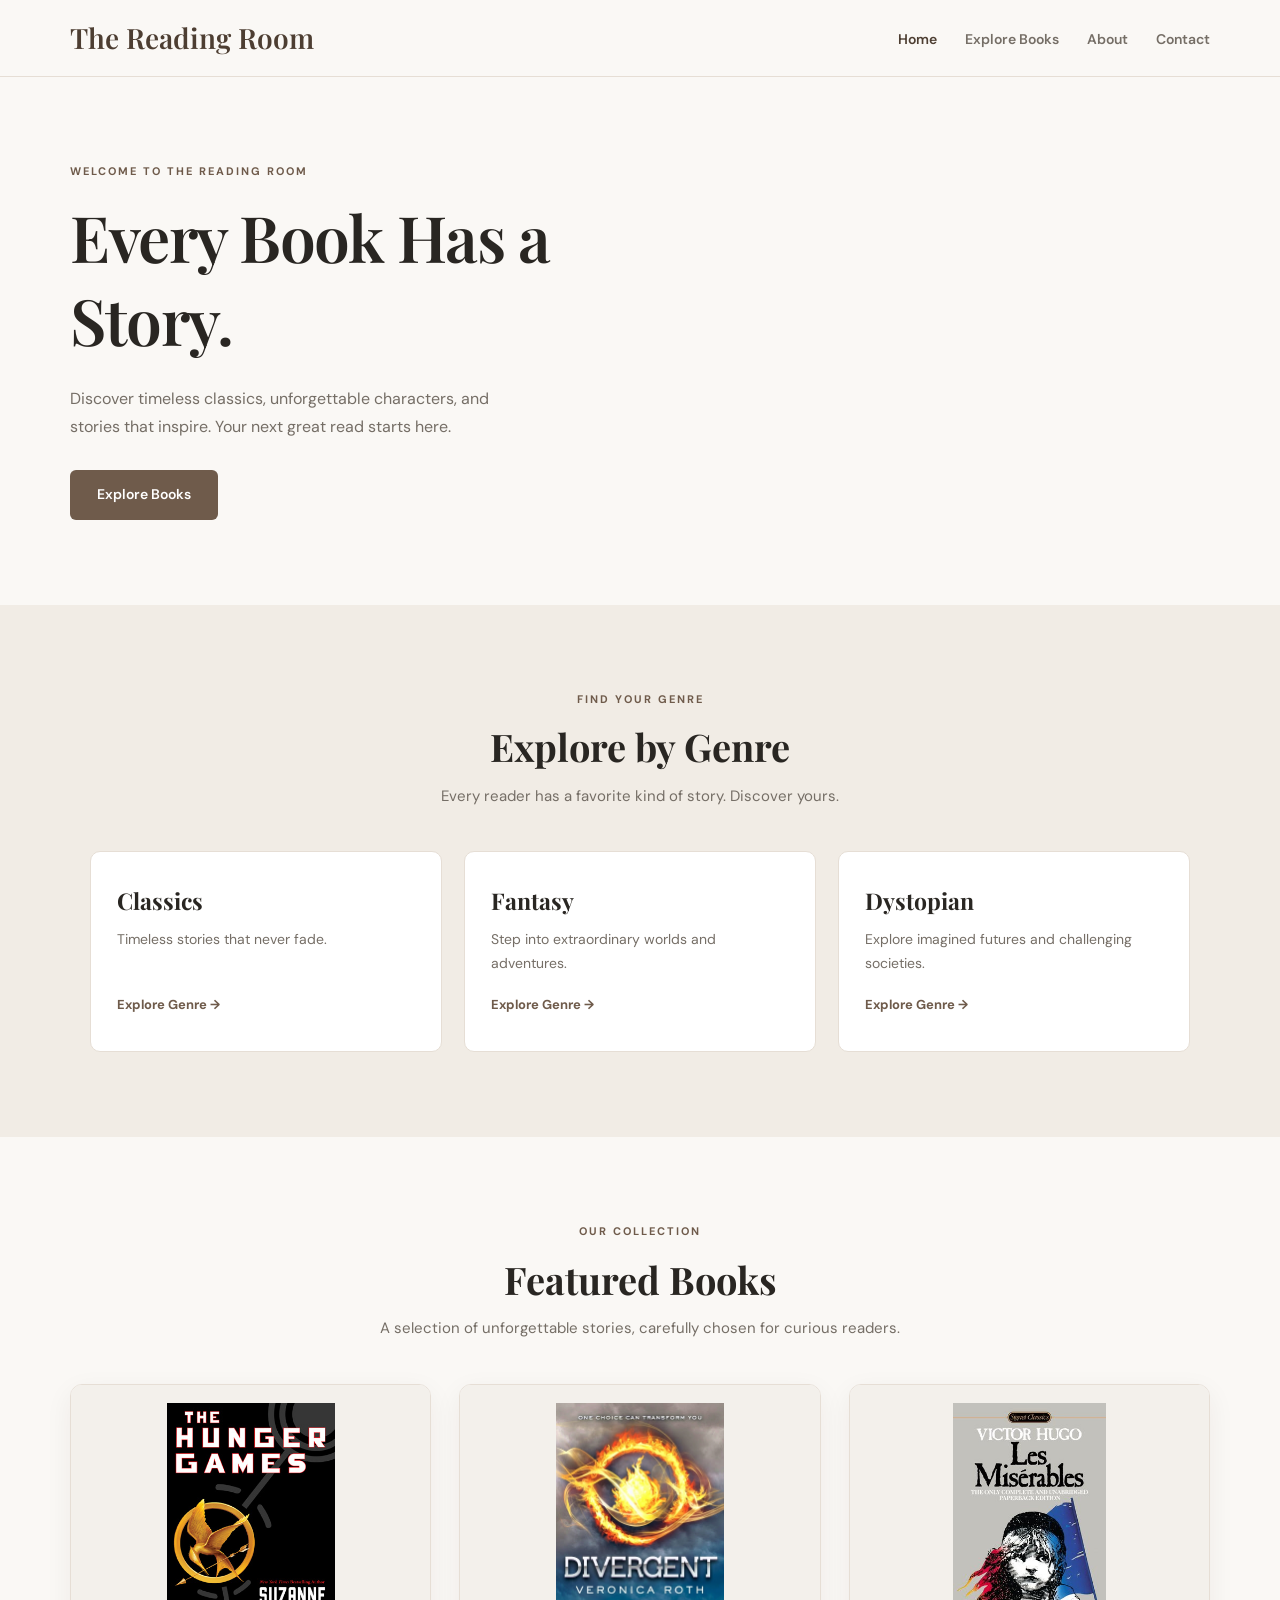
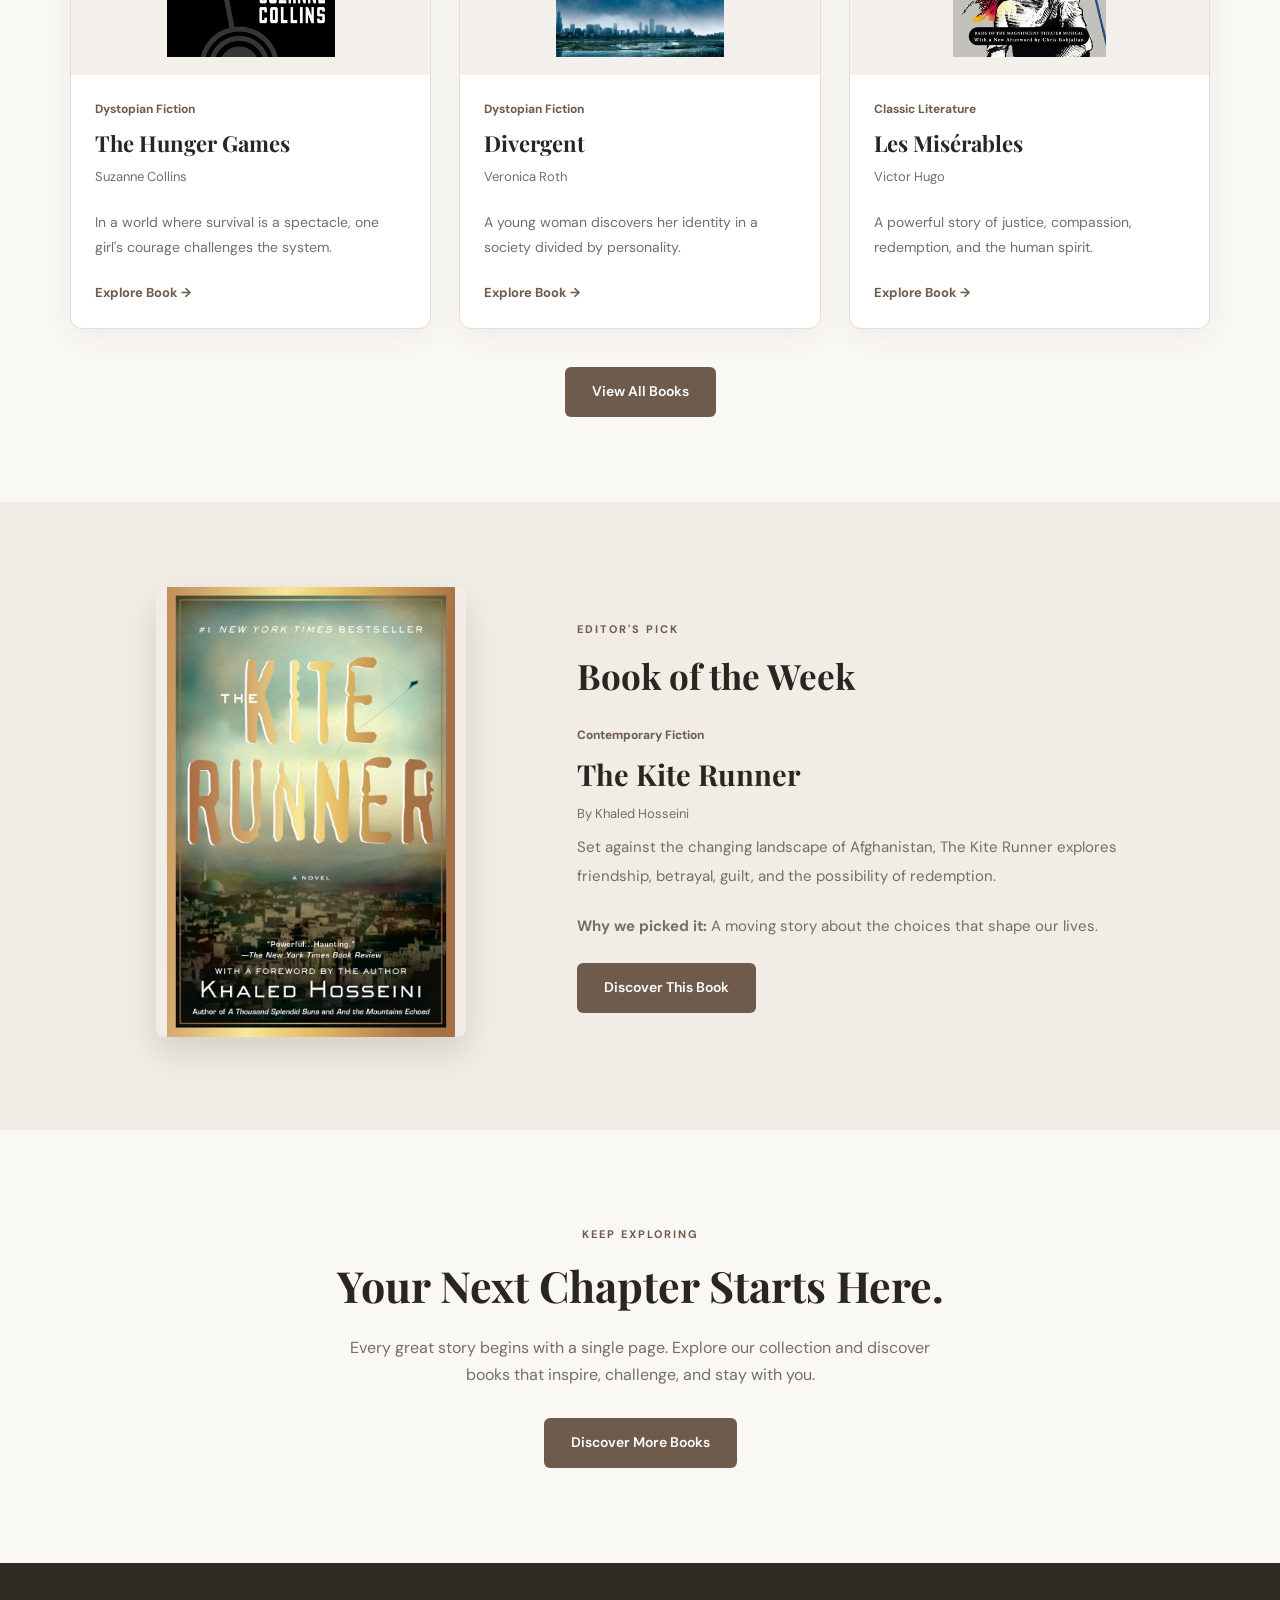
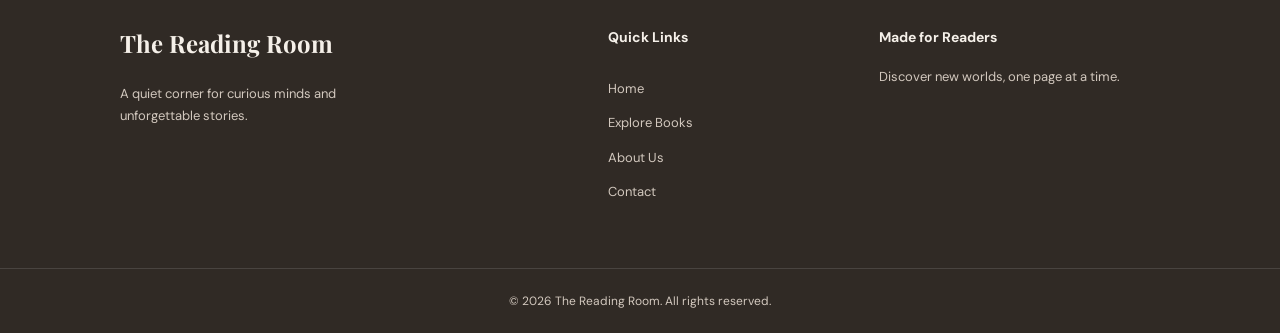
<file: index.html>
<!DOCTYPE html>
<html lang="en" dir="ltr">

<head>
    <meta charset="UTF-8">
    <meta name="viewport" content="width=device-width, initial-scale=1.0">
    <meta name="description"
          content="The Reading Room is a place to discover timeless classics, inspiring stories, and your next favorite book.">

    <title>The Reading Room | Discover Books</title>

    <link rel="stylesheet" href="style.css">
</head>

<body>

    <!-- Header / Navigation -->
    <header>
        <nav class="navbar">

            <h1 class="logo">The Reading Room</h1>

            <ul class="nav-links">
                <li>
                    <a href="index.html" aria-current="page">Home</a>
                </li>
                <li>
                    <a href="books.html">Explore Books</a>
                </li>
                <li>
                    <a href="about.html">About</a>
                </li>
                <li>
                    <a href="contact.html">Contact</a>
                </li>
            </ul>

        </nav>
    </header>

    <main>

        <!-- Hero Section -->
        <section class="hero">

            <div class="hero-text">

                <p class="hero-label">
                    WELCOME TO THE READING ROOM
                </p>

                <h2>Every Book Has a Story.</h2>

                <p>
                    Discover timeless classics,
                    unforgettable characters, and
                    stories that inspire.
                    Your next great read starts here.
                </p>

                <a href="books.html" class="btn">
                    Explore Books
                </a>

            </div>

         
        </section>


        <!-- Explore by Genre -->
        <section class="genres-section">

            <div class="section-heading">

                <span class="section-label">
                    FIND YOUR GENRE
                </span>

                <h2>Explore by Genre</h2>

                <p class="section-description">
                    Every reader has a favorite kind
                    of story. Discover yours.
                </p>

            </div>

            <div class="genres-container">

                <!-- Classics -->
                <a href="books.html?genre=Classics"
                   class="genre-card">

                    <h3>Classics</h3>

                    <p>
                        Timeless stories that
                        never fade.
                    </p>

                    <span>Explore Genre &rarr;</span>

                </a>

                <!-- Fantasy -->
                <a href="books.html?genre=Fantasy"
                   class="genre-card">

                    <h3>Fantasy</h3>

                    <p>
                        Step into extraordinary
                        worlds and adventures.
                    </p>

                    <span>Explore Genre &rarr;</span>

                </a>

                <!-- Dystopian -->
                <a href="books.html?genre=Dystopian"
                   class="genre-card">

                    <h3>Dystopian</h3>

                    <p>
                        Explore imagined futures
                        and challenging societies.
                    </p>

                    <span>Explore Genre &rarr;</span>

                </a>

            </div>

        </section>


        <!-- Featured Books -->
        <section class="books-preview" id="featured-books">

            <div class="section-heading">

                <span class="section-label">
                    OUR COLLECTION
                </span>

                <h2>Featured Books</h2>

                <p class="section-description">
                    A selection of unforgettable
                    stories, carefully chosen
                    for curious readers.
                </p>

            </div>

            <div class="books-container">

                <!-- Book 1 -->
                <article class="book-card">

                    <img src="The Hunger Games.jpg"
                         alt="The Hunger Games book cover"
                         loading="lazy">

                    <div class="book-info">

                        <span class="book-genre">
                            Dystopian Fiction
                        </span>

                        <h3>The Hunger Games</h3>

                        <p class="book-author">
                            Suzanne Collins
                        </p>

                        <p class="book-description">
                            In a world where survival
                            is a spectacle, one girl's
                            courage challenges the system.
                        </p>

                        <a href="books.html"
                           class="book-link">
                            Explore Book &rarr;
                        </a>

                    </div>

                </article>


                <!-- Book 2 -->
                <article class="book-card">

                    <img src="Divergent.jpg"
                         alt="Divergent book cover"
                         loading="lazy">

                    <div class="book-info">

                        <span class="book-genre">
                            Dystopian Fiction
                        </span>

                        <h3>Divergent</h3>

                        <p class="book-author">
                            Veronica Roth
                        </p>

                        <p class="book-description">
                            A young woman discovers
                            her identity in a society
                            divided by personality.
                        </p>

                        <a href="books.html"
                           class="book-link">
                            Explore Book &rarr;
                        </a>

                    </div>

                </article>


                <!-- Book 3 -->
                <article class="book-card">

                    <img src="Les Misérables.jpg"
                         alt="Les Misérables book cover"
                         loading="lazy">

                    <div class="book-info">

                        <span class="book-genre">
                            Classic Literature
                        </span>

                        <h3>Les Misérables</h3>

                        <p class="book-author">
                            Victor Hugo
                        </p>

                        <p class="book-description">
                            A powerful story of justice,
                            compassion, redemption,
                            and the human spirit.
                        </p>

                        <a href="books.html"
                           class="book-link">
                            Explore Book &rarr;
                        </a>

                    </div>

                </article>

            </div>

            <div class="section-action">

                <a href="books.html" class="btn">
                    View All Books
                </a>

            </div>

        </section>


        <!-- Book of the Week -->
        <section class="book-of-week">

            <div class="weekly-book-container">

                <div class="weekly-book-image">

                    <img src="The Kite Runner.jpg"
                         alt="The Kite Runner book cover"
                         loading="lazy">

                </div>

                <div class="weekly-book-content">

                    <span class="section-label">
                        EDITOR'S PICK
                    </span>

                    <h2>Book of the Week</h2>

                    <span class="book-genre">
                        Contemporary Fiction
                    </span>

                    <h3>The Kite Runner</h3>

                    <p class="book-author">
                        By Khaled Hosseini
                    </p>

                    <p class="weekly-description">
                        Set against the changing
                        landscape of Afghanistan,
                        The Kite Runner explores
                        friendship, betrayal, guilt,
                        and the possibility of redemption.
                    </p>

                    <p class="weekly-note">
                        <strong>Why we picked it:</strong>
                        A moving story about the choices
                        that shape our lives.
                    </p>

                    <a href="books.html" class="btn">
                        Discover This Book
                    </a>

                </div>

            </div>

        </section>


        <!-- Discover More Section -->
        <section class="discover-section">

            <span class="section-label">
                KEEP EXPLORING
            </span>

            <h2>Your Next Chapter Starts Here.</h2>

            <p>
                Every great story begins with a
                single page. Explore our collection
                and discover books that inspire,
                challenge, and stay with you.
            </p>

            <a href="books.html" class="btn">
                Discover More Books
            </a>

        </section>

    </main>


    <!-- Footer -->
    <footer class="site-footer">

        <div class="footer-container">

            <!-- About -->
            <div class="footer-about">

                <h3>The Reading Room</h3>

                <p>
                    A quiet corner for curious minds
                    and unforgettable stories.
                </p>

            </div>

            <!-- Quick Links -->
            <div class="footer-links">

                <h4>Quick Links</h4>

                <a href="index.html">Home</a>

                <a href="books.html">
                    Explore Books
                </a>

                <a href="about.html">
                    About Us
                </a>

                <a href="contact.html">
                    Contact
                </a>

            </div>

            <!-- Message -->
            <div class="footer-message">

                <h4>Made for Readers</h4>

                <p>
                    Discover new worlds,
                    one page at a time.
                </p>

            </div>

        </div>

        <div class="footer-bottom">

            <p>
                &copy; 2026 The Reading Room.
                All rights reserved.
            </p>

        </div>

    </footer>

</body>
</html>
</file>
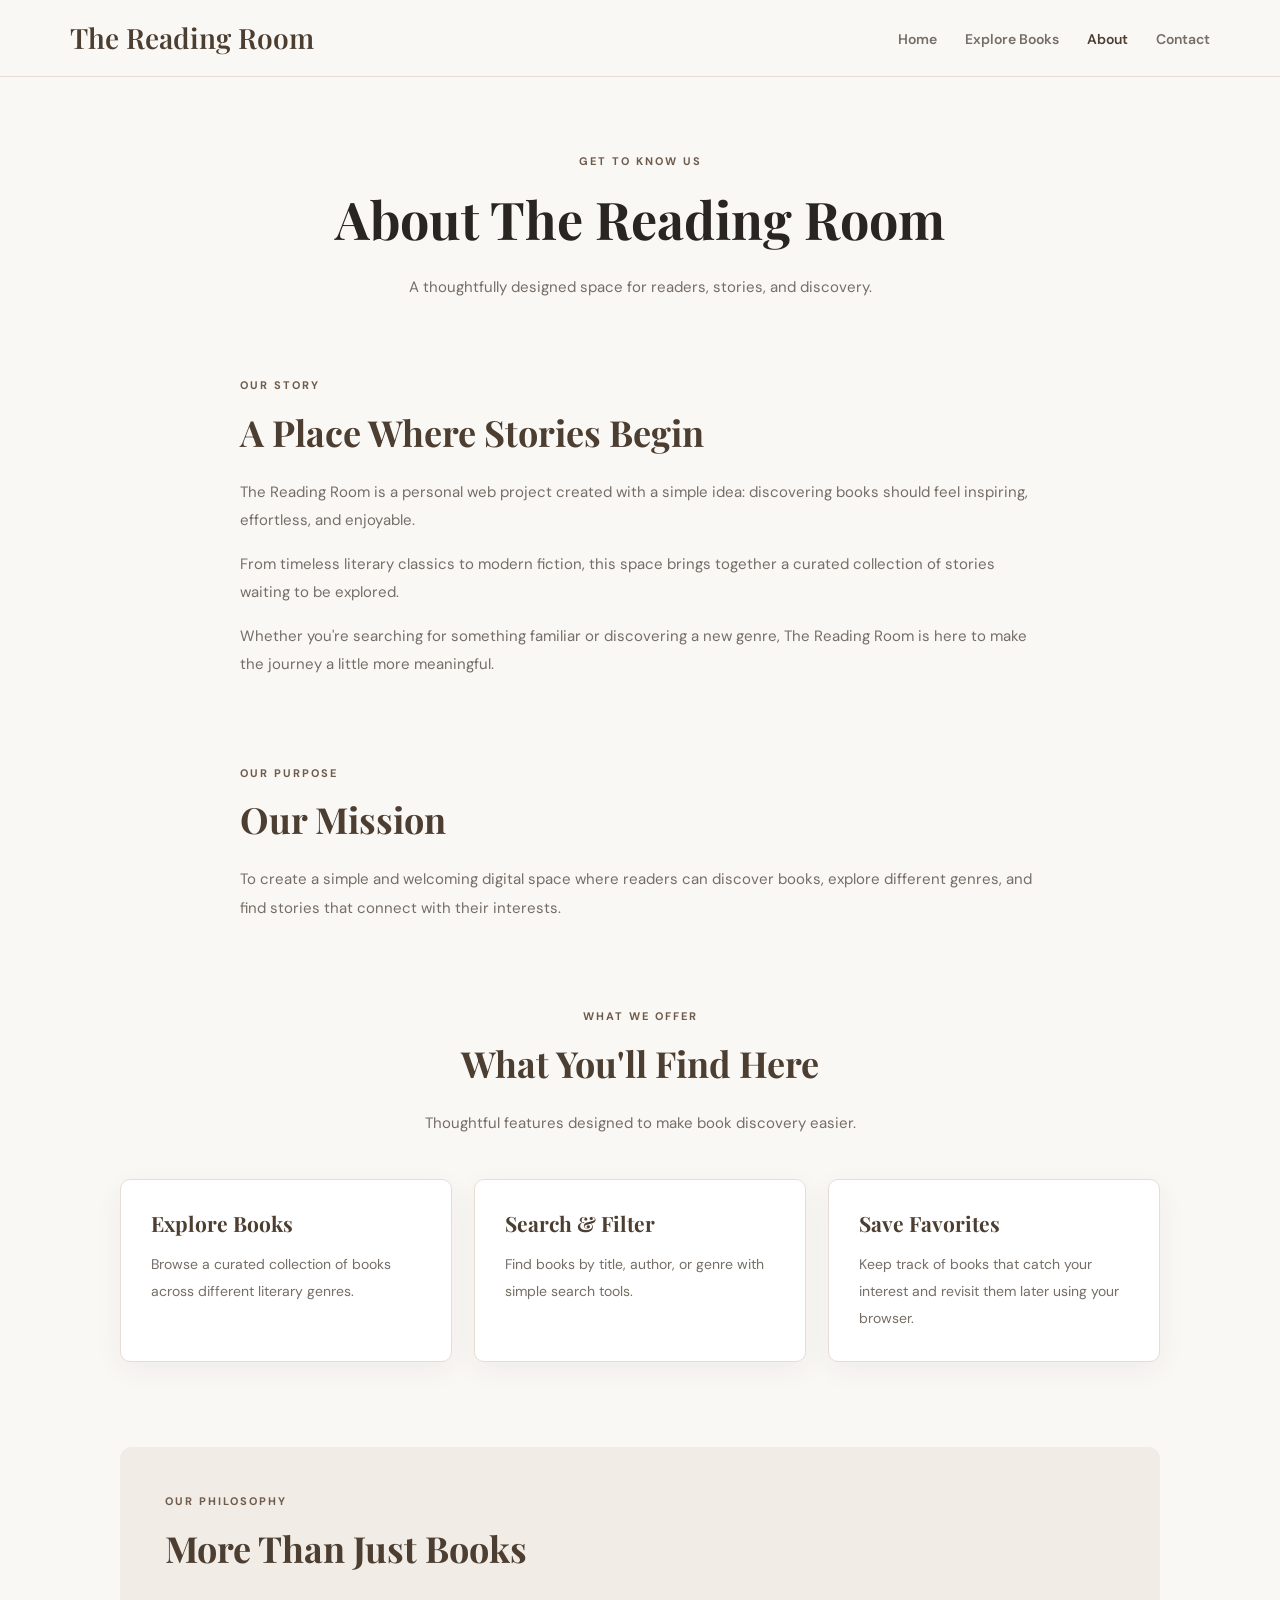
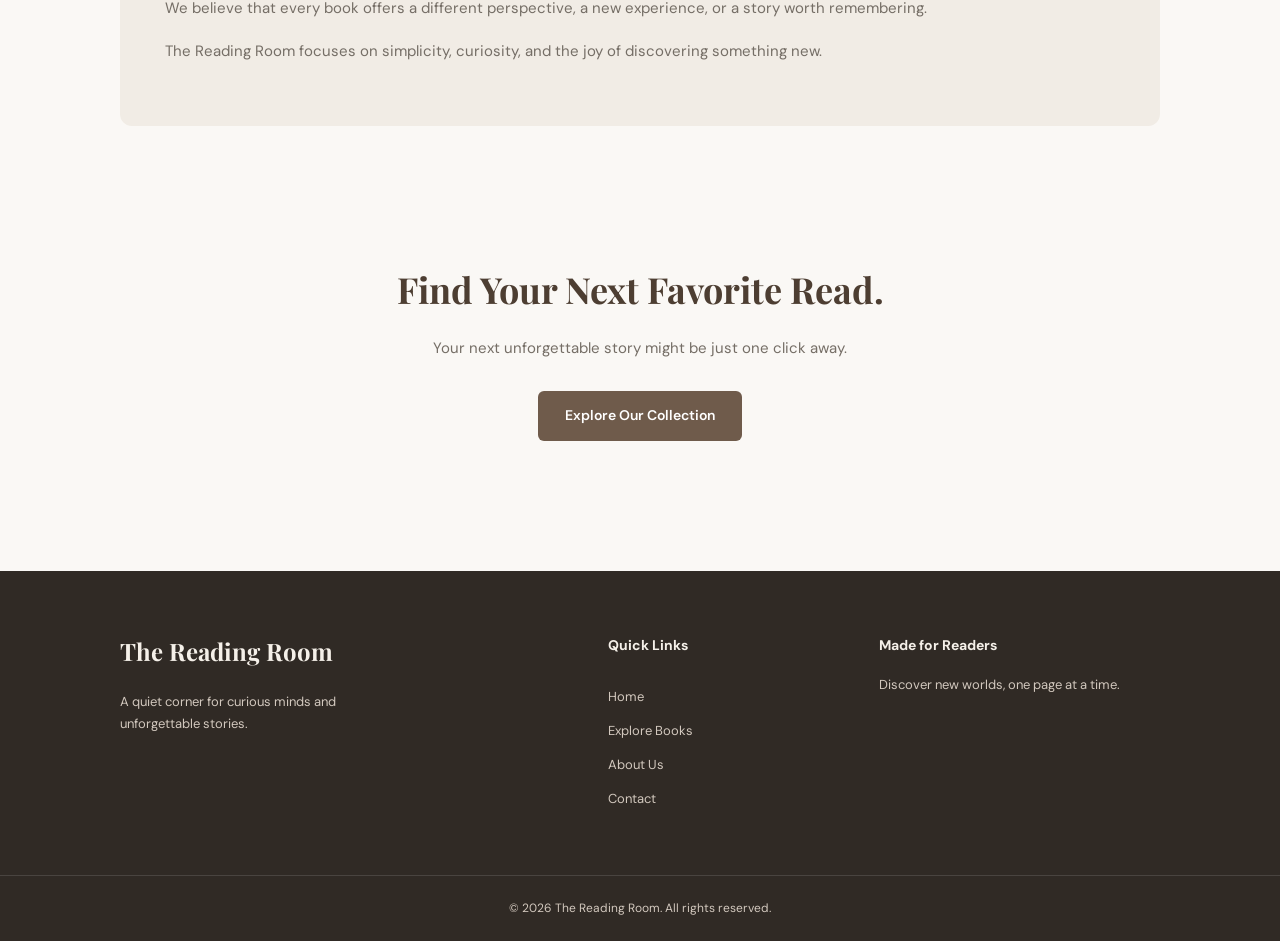
<file: about.html>
<!DOCTYPE html>
<html lang="en" dir="ltr">

<head>
    <meta charset="UTF-8">
    <meta name="viewport" content="width=device-width, initial-scale=1.0">

    <meta name="description"
          content="Learn about The Reading Room, a personal book discovery project created to help readers explore meaningful stories.">

    <title>About Us | The Reading Room</title>

    <link rel="stylesheet" href="style.css">
</head>

<body>

    <!-- Header / Navigation -->
    <header>
        <nav class="navbar">

            <h1 class="logo">The Reading Room</h1>

            <ul class="nav-links">
                <li>
                    <a href="index.html">Home</a>
                </li>
                <li>
                    <a href="books.html">Explore Books</a>
                </li>
                <li>
                    <a href="about.html" aria-current="page">About</a>
                </li>
                <li>
                    <a href="contact.html">Contact</a>
                </li>
            </ul>

        </nav>
    </header>

    <main>

        <!-- About Introduction -->
        <section class="about-page">

            <div class="section-heading">

                <span class="section-label">
                    GET TO KNOW US
                </span>

                <h1>About The Reading Room</h1>

                <p class="section-description">
                    A thoughtfully designed space
                    for readers, stories, and discovery.
                </p>

            </div>

            <!-- Our Story -->
            <section class="about-story">

                <span class="section-label">
                    OUR STORY
                </span>

                <h2>A Place Where Stories Begin</h2>

                <p>
                    The Reading Room is a personal
                    web project created with a simple
                    idea: discovering books should
                    feel inspiring, effortless,
                    and enjoyable.
                </p>

                <p>
                    From timeless literary classics
                    to modern fiction, this space
                    brings together a curated collection
                    of stories waiting to be explored.
                </p>

                <p>
                    Whether you're searching for
                    something familiar or discovering
                    a new genre, The Reading Room
                    is here to make the journey
                    a little more meaningful.
                </p>

            </section>

            <!-- Our Mission -->
            <section class="about-mission">

                <span class="section-label">
                    OUR PURPOSE
                </span>

                <h2>Our Mission</h2>

                <p>
                    To create a simple and welcoming
                    digital space where readers can
                    discover books, explore different
                    genres, and find stories that
                    connect with their interests.
                </p>

            </section>

            <!-- What You'll Find -->
            <section class="about-features">

                <div class="section-heading">

                    <span class="section-label">
                        WHAT WE OFFER
                    </span>

                    <h2>What You'll Find Here</h2>

                    <p class="section-description">
                        Thoughtful features designed
                        to make book discovery easier.
                    </p>

                </div>

                <div class="about-features-grid">

                    <article class="about-feature-card">

                        <h3>Explore Books</h3>

                        <p>
                            Browse a curated collection
                            of books across different
                            literary genres.
                        </p>

                    </article>

                    <article class="about-feature-card">

                        <h3>Search & Filter</h3>

                        <p>
                            Find books by title,
                            author, or genre with
                            simple search tools.
                        </p>

                    </article>

                    <article class="about-feature-card">

                        <h3>Save Favorites</h3>

                        <p>
                            Keep track of books
                            that catch your interest
                            and revisit them later
                            using your browser.
                        </p>

                    </article>

                </div>

            </section>

            <!-- Our Philosophy -->
            <section class="about-philosophy">

                <span class="section-label">
                    OUR PHILOSOPHY
                </span>

                <h2>More Than Just Books</h2>

                <p>
                    We believe that every book offers
                    a different perspective, a new
                    experience, or a story worth
                    remembering.
                </p>

                <p>
                    The Reading Room focuses on
                    simplicity, curiosity, and the
                    joy of discovering something new.
                </p>

            </section>

            <!-- Call to Action -->
            <section class="about-cta">

                <h2>Find Your Next Favorite Read.</h2>

                <p>
                    Your next unforgettable story
                    might be just one click away.
                </p>

                <a href="books.html" class="btn">
                    Explore Our Collection
                </a>

            </section>

        </section>

    </main>

    <!-- Footer -->
    <footer class="site-footer">

        <div class="footer-container">

            <div class="footer-about">

                <h3>The Reading Room</h3>

                <p>
                    A quiet corner for curious minds
                    and unforgettable stories.
                </p>

            </div>

            <div class="footer-links">

                <h4>Quick Links</h4>

                <a href="index.html">Home</a>
                <a href="books.html">Explore Books</a>
                <a href="about.html">About Us</a>
                <a href="contact.html">Contact</a>

            </div>

            <div class="footer-message">

                <h4>Made for Readers</h4>

                <p>
                    Discover new worlds,
                    one page at a time.
                </p>

            </div>

        </div>

        <div class="footer-bottom">

            <p>
                &copy; 2026 The Reading Room.
                All rights reserved.
            </p>

        </div>

    </footer>

</body>
</html>
</file>
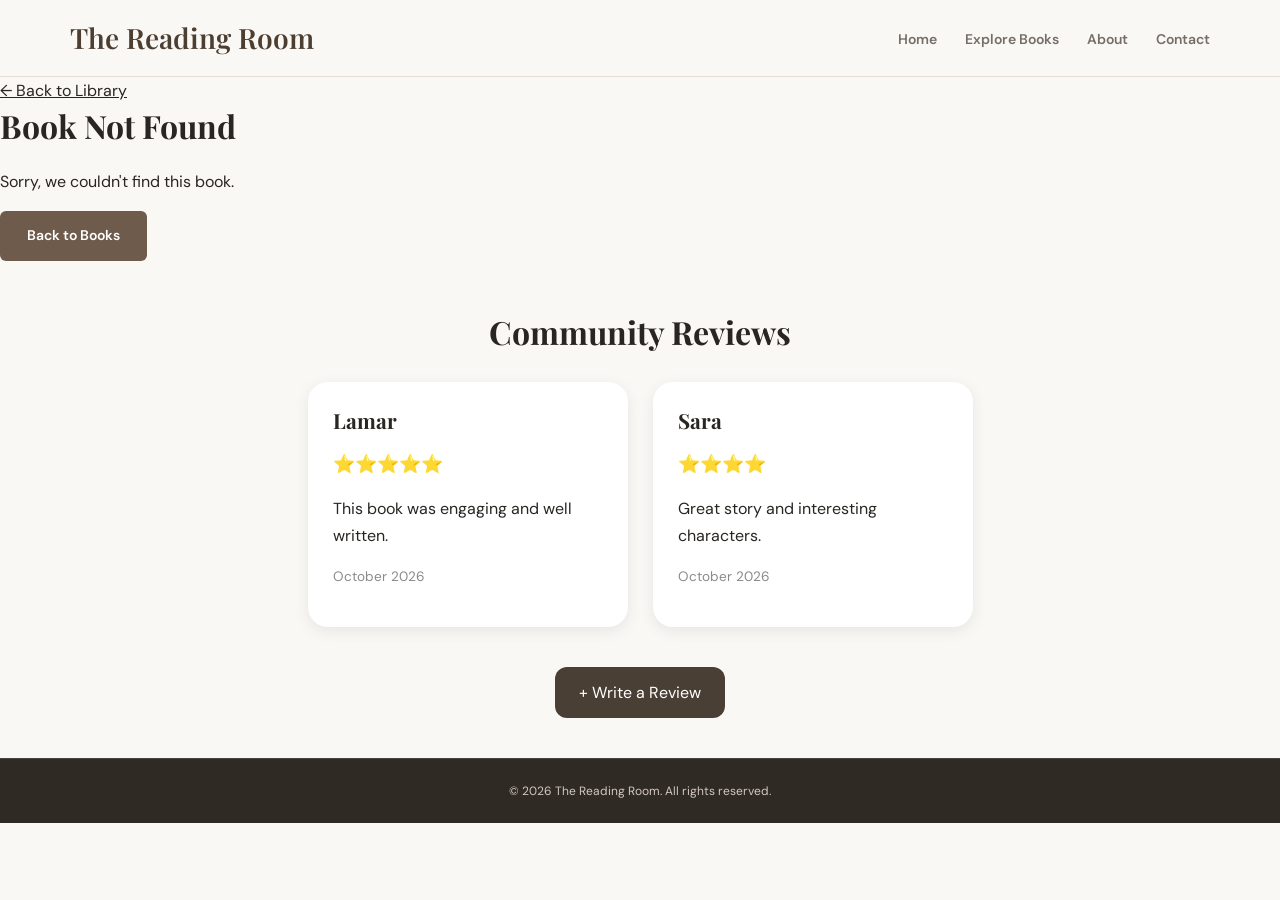
<file: book-details.html>
<!DOCTYPE html>
<html lang="en">
<head>
    <meta charset="UTF-8">
    <meta name="viewport" content="width=device-width, initial-scale=1.0">
    <title>Book Details | The Reading Room</title>
    <link rel="stylesheet" href="style.css">
</head>

<body>

    <header>
        <nav class="navbar">
            <h1 class="logo">The Reading Room</h1>

            <ul class="nav-links">
                <li><a href="index.html">Home</a></li>
                <li><a href="books.html">Explore Books</a></li>
                <li><a href="about.html">About</a></li>
                <li><a href="contact.html">Contact</a></li>
            </ul>
        </nav>
    </header>

    <main class="details-page">

        <a href="books.html" class="back-link">
            ← Back to Library
        </a>

      <div id="bookDetails">
    <p>Loading book details...</p>
</div>
<section>
    <h2 class="reviews-title">Community Reviews</h2>

    <div class="reviews-section">

        <div class="review-card">
    <h4> Lamar</h4>
    <p class="rating">⭐⭐⭐⭐⭐</p>
    <p>This book was engaging and well written.</p>
    <p class="review-date">October 2026</p>
</div>

        <div class="review-card">
            <h4>Sara</h4>
            <p class="rating">⭐⭐⭐⭐</p>
            <p>Great story and interesting characters.</p>
            <p class="review-date">October 2026</p>
        </div>

    </div>
    <button class="add-review-btn">
    + Write a Review
</button>
</section>

</main>

    

    <footer class="site-footer">
        <div class="footer-bottom">
            <p>&copy; 2026 The Reading Room. All rights reserved.</p>
        </div>
    </footer>

    <script src="books-data.js"></script>
    <script src="book-details.js"></script>

</body>
</html>
</file>
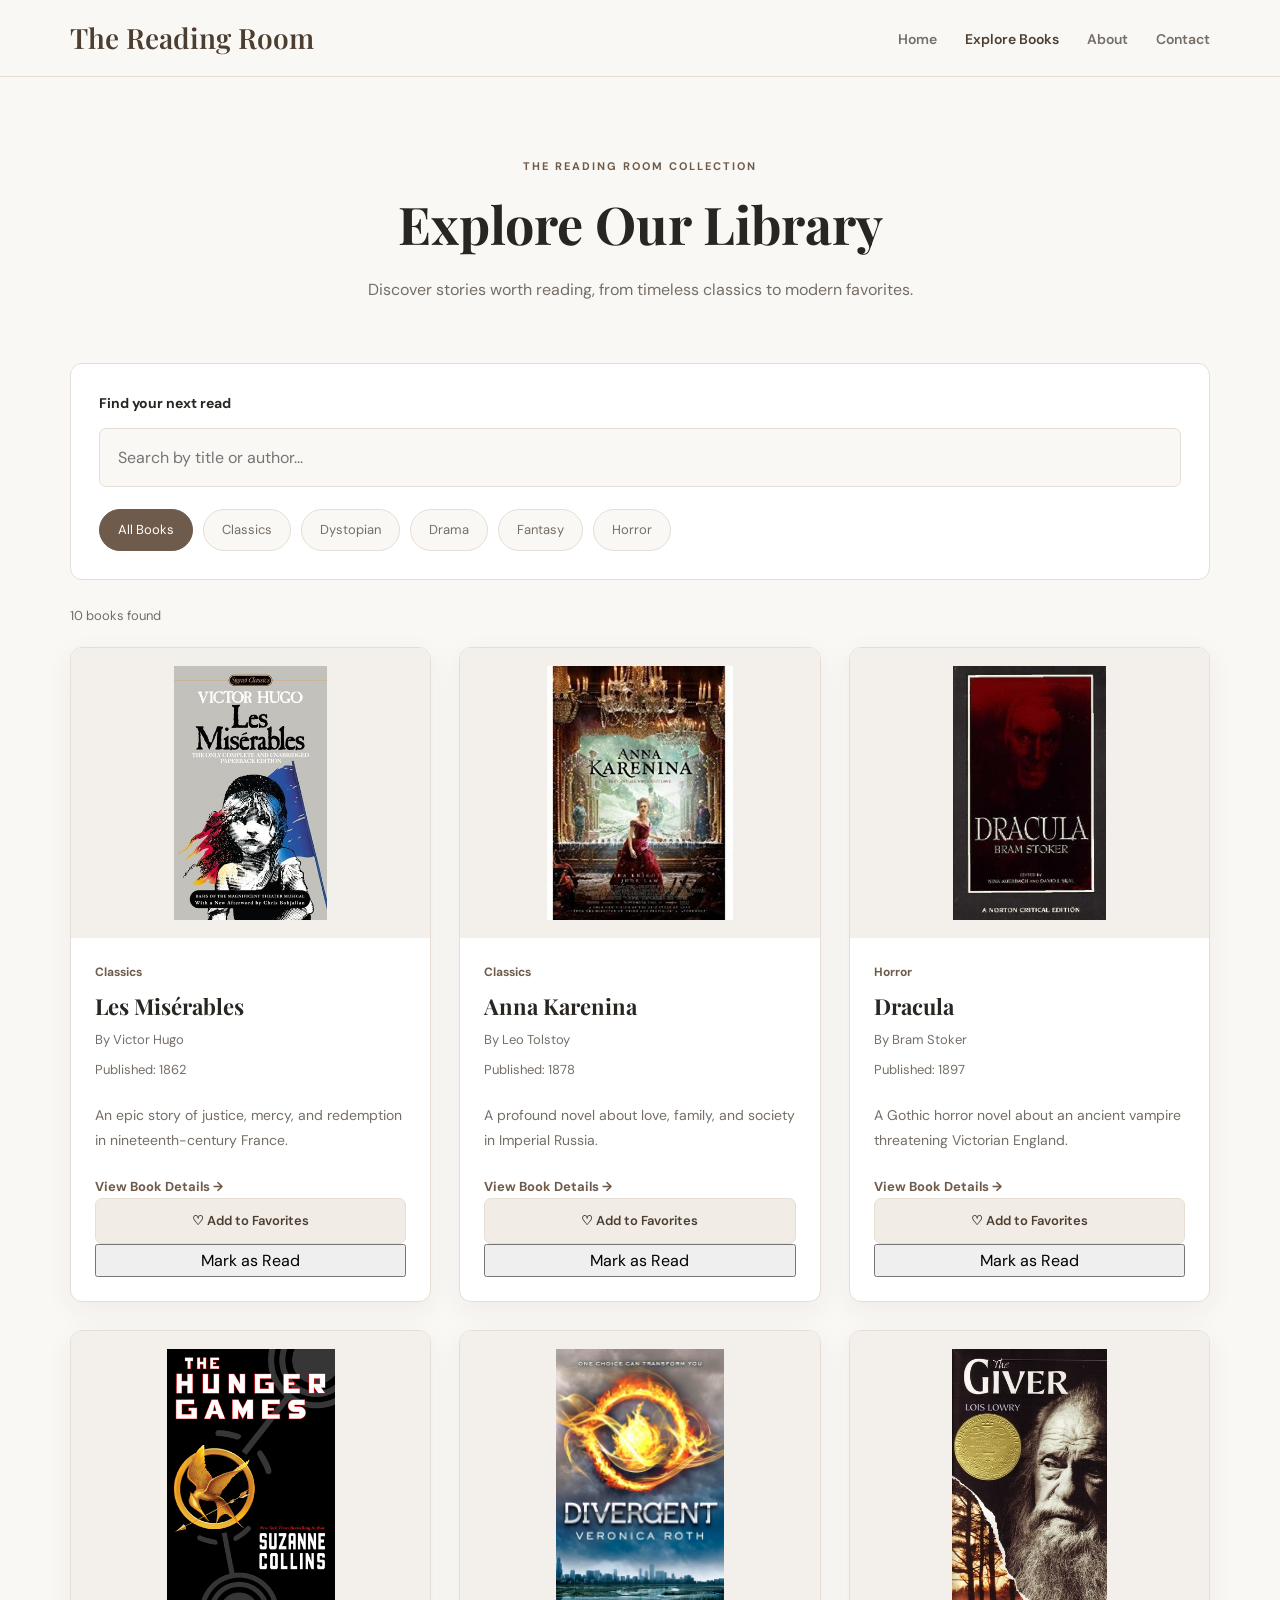
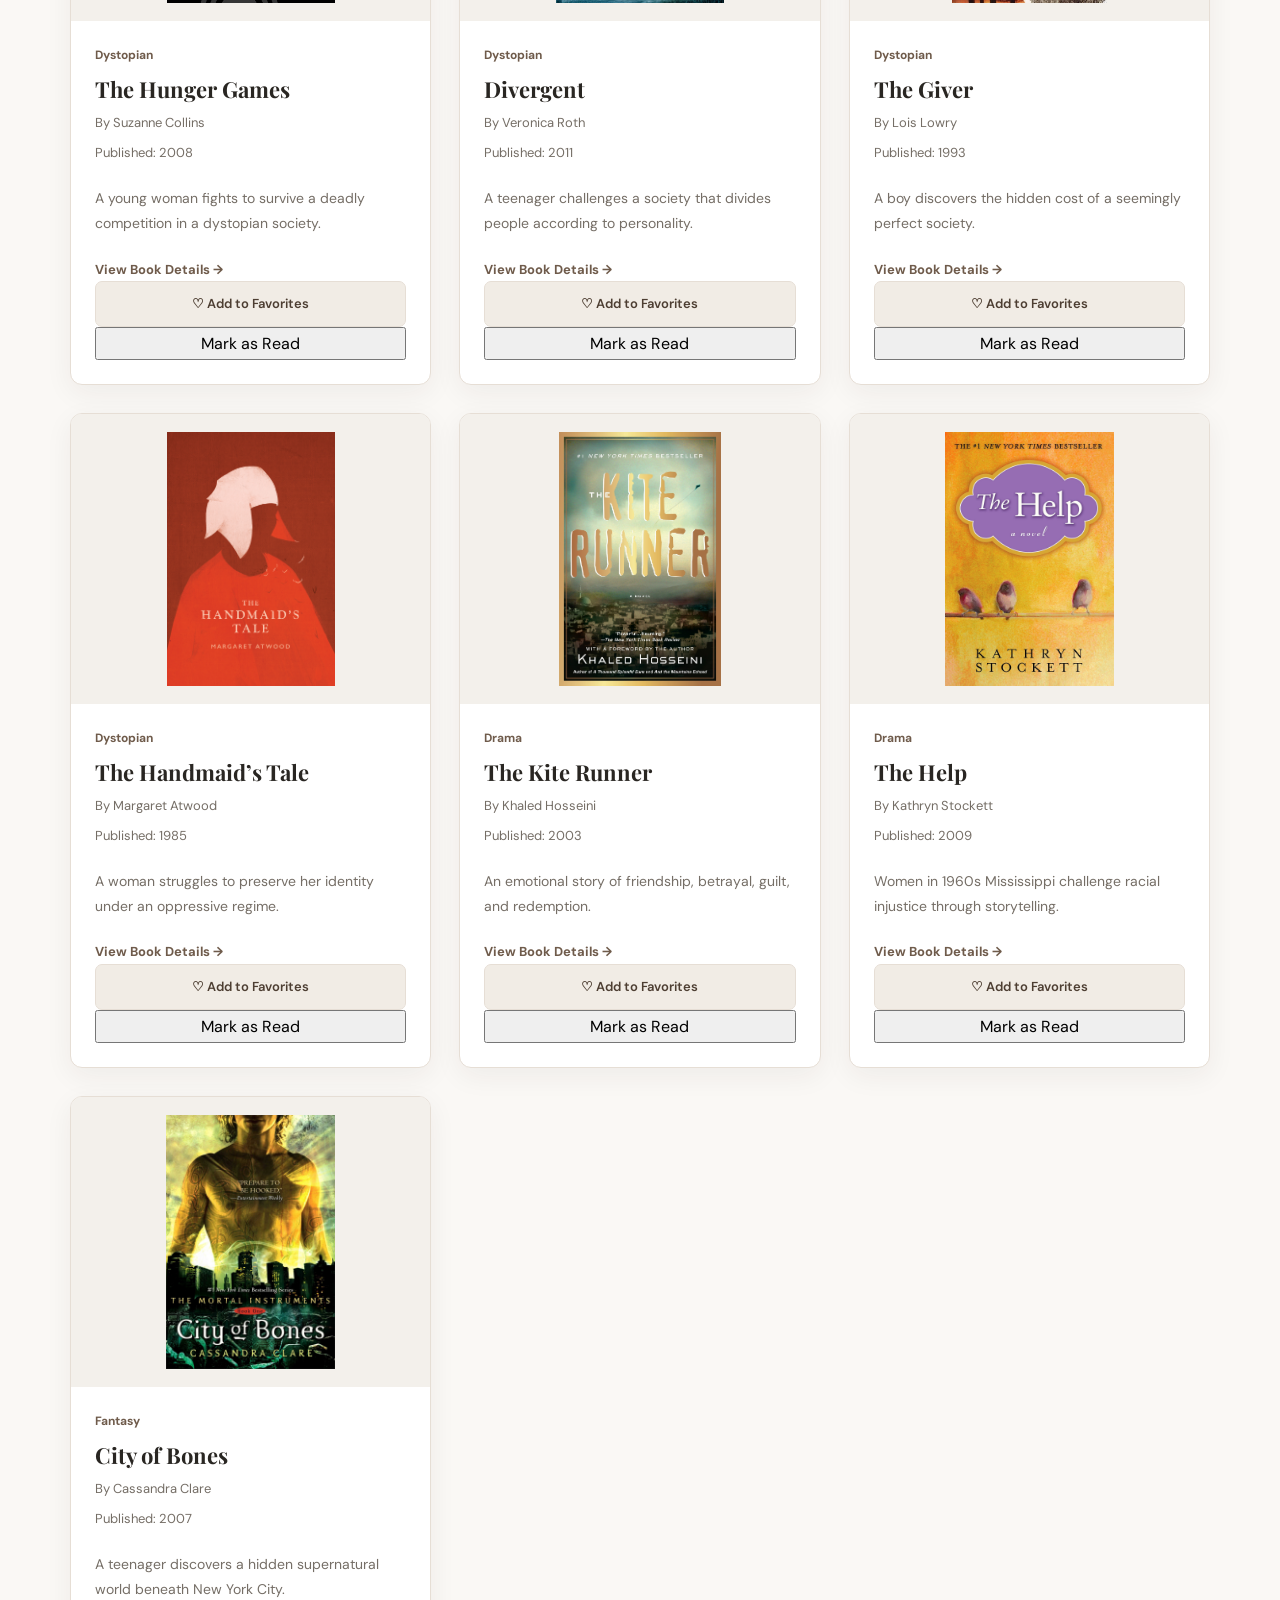
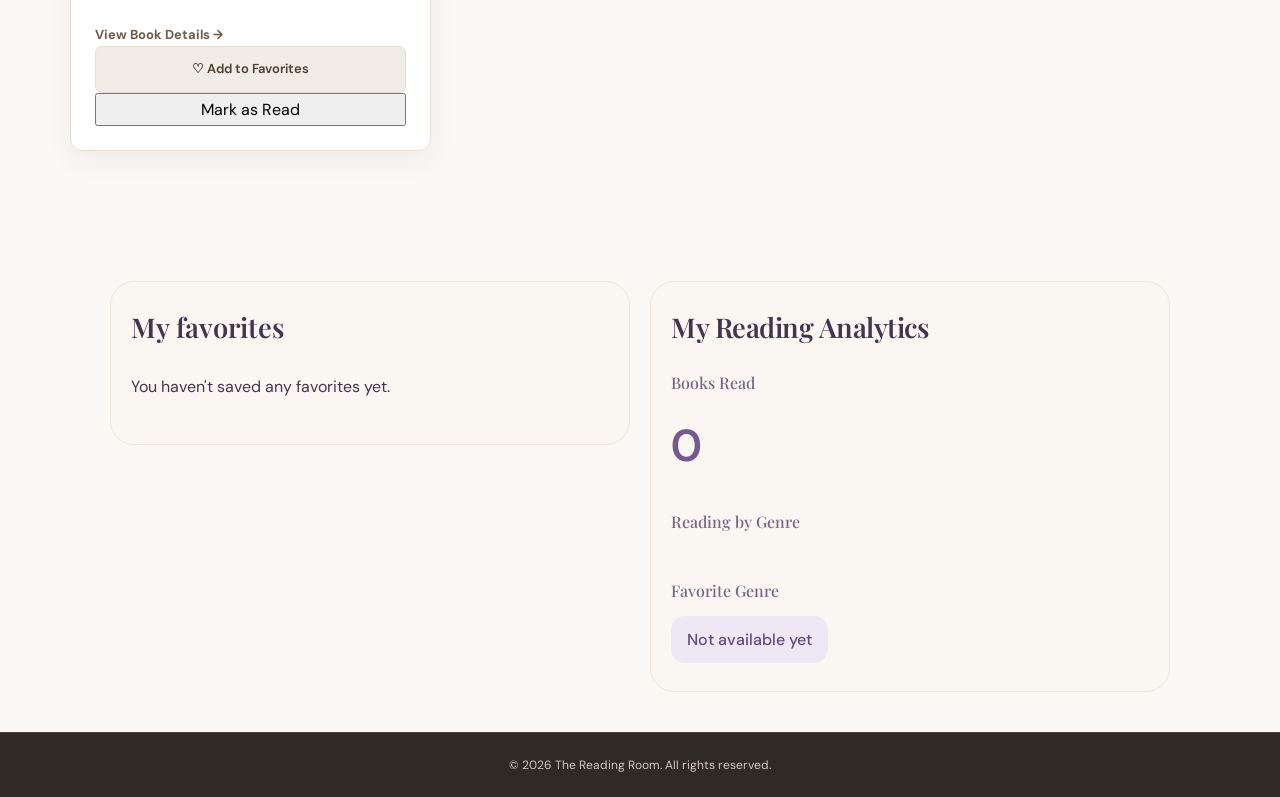
<file: books.html>
<!DOCTYPE html>
<html lang="en">

<head>
    <meta charset="UTF-8">
    <meta name="viewport" content="width=device-width, initial-scale=1.0">

    <title>Explore Books | The Reading Room</title>

    <link rel="stylesheet" href="style.css">
</head>

<body>

    <!-- Navigation -->
    <header>
        <nav class="navbar">
            <h1 class="logo">The Reading Room</h1>

            <ul class="nav-links">
                <li><a href="index.html">Home</a></li>
                <li><a href="books.html" aria-current="page">Explore Books</a></li>
                <li><a href="about.html">About</a></li>
                <li><a href="contact.html">Contact</a></li>
            </ul>
        </nav>
    </header>

    <main>

        <!-- Page Introduction -->
        <section class="library-intro" id="roomIntro">
            <span class="section-label" id="roomLabel">
                THE READING ROOM COLLECTION
            </span>

            <h1 id="roomTitle">Explore Our Library</h1>

            <p id="roomDescription">
                Discover stories worth reading, from timeless classics to modern favorites.
            </p>
        </section>

        <section class="classics-entrance" id="classicsEntrance" hidden>
    <div class="classics-entrance-art">
        <img
            src="resting.jpg"
            alt="Resting, a classical artwork depicting a quiet moment beneath a tree"
        >
        <span class="classics-art-caption">
            A QUIET MOMENT IN ART
        </span>
    </div>

    <div class="classics-entrance-content">
        <span class="classics-eyebrow">
            A JOURNEY THROUGH TIME
        </span>

        <h2>Some Stories<br>Never Grow Old.</h2>

        <p>
            Enter a world of timeless novels, unforgettable characters,
            and literary treasures that have lived across generations.
        </p>

        <a href="#booksGrid" class="classics-enter-btn">
            Explore the Collection <span aria-hidden="true">→</span>
        </a>

        <span class="classics-footer-note">
            THE CLASSICS ROOM · EST. FOR THE LOVE OF STORIES
        </span>
    </div>
</section>

<section class="literary-vault" id="literaryVault" hidden>
    <div class="vault-heading">
        <span class="vault-eyebrow">FROM THE LITERARY VAULT</span>
        <h2>A Masterpiece Worth Discovering</h2>
        <p>Every great novel leaves a mark on the world.</p>
    </div>

    <div class="vault-feature" id="vaultFeature"></div>
</section>

        <!-- Search and Filters -->
        <section class="library-section">

            <div class="library-controls">

                <label for="searchInput">
                    Find your next read
                </label>

                <input
                    type="search"
                    id="searchInput"
                    placeholder="Search by title or author..."
                >

                <div class="categories" id="genreFilters">
                    <button type="button" data-genre="All" class="active">All Books</button>
                    <button type="button" data-genre="Classics">Classics</button>
                    <button type="button" data-genre="Dystopian">Dystopian</button>
                    <button type="button" data-genre="Drama">Drama</button>
                    <button type="button" data-genre="Fantasy">Fantasy</button>
                    <button type="button" data-genre="Horror">Horror</button>
                </div>

            </div>

            <p id="resultsCount" aria-live="polite"></p>

            <!-- Books will be generated by JavaScript -->
            <div class="books-container" id="booksGrid"></div>

            <p id="emptyMessage" hidden>
                No books found. Try another search or genre.
            </p>

        </section>

        <!-- Reading Analytics -->
         <div class="reading-dashboard">
        <section class="reading-analytics">
            <h2>My Reading Analytics</h2>

            <h3>Books Read</h3>
            <p id="readBooksCount">0</p>

            <h3>Reading by Genre</h3>
            <div id="genreChart"></div>

            <h3>Favorite Genre</h3>
            <p id="topGenre">Not available yet</p>

        </section>

        <section class="favorites-panel">
            <h2>My favorites</h2>
            <div id="favoritesList"></div>
            <p id="emptyFavorites">
                You haven't saved any favorites yet.
            </p>
        </section>
         </div>

    </main>

    <!-- Footer -->
    <footer class="site-footer">
        <div class="footer-bottom">
            <p>&copy; 2026 The Reading Room. All rights reserved.</p>
        </div>
    </footer>

    <script src="books-data.js"></script>
    <script src="books.js"></script>

</body>
</html>
</file>
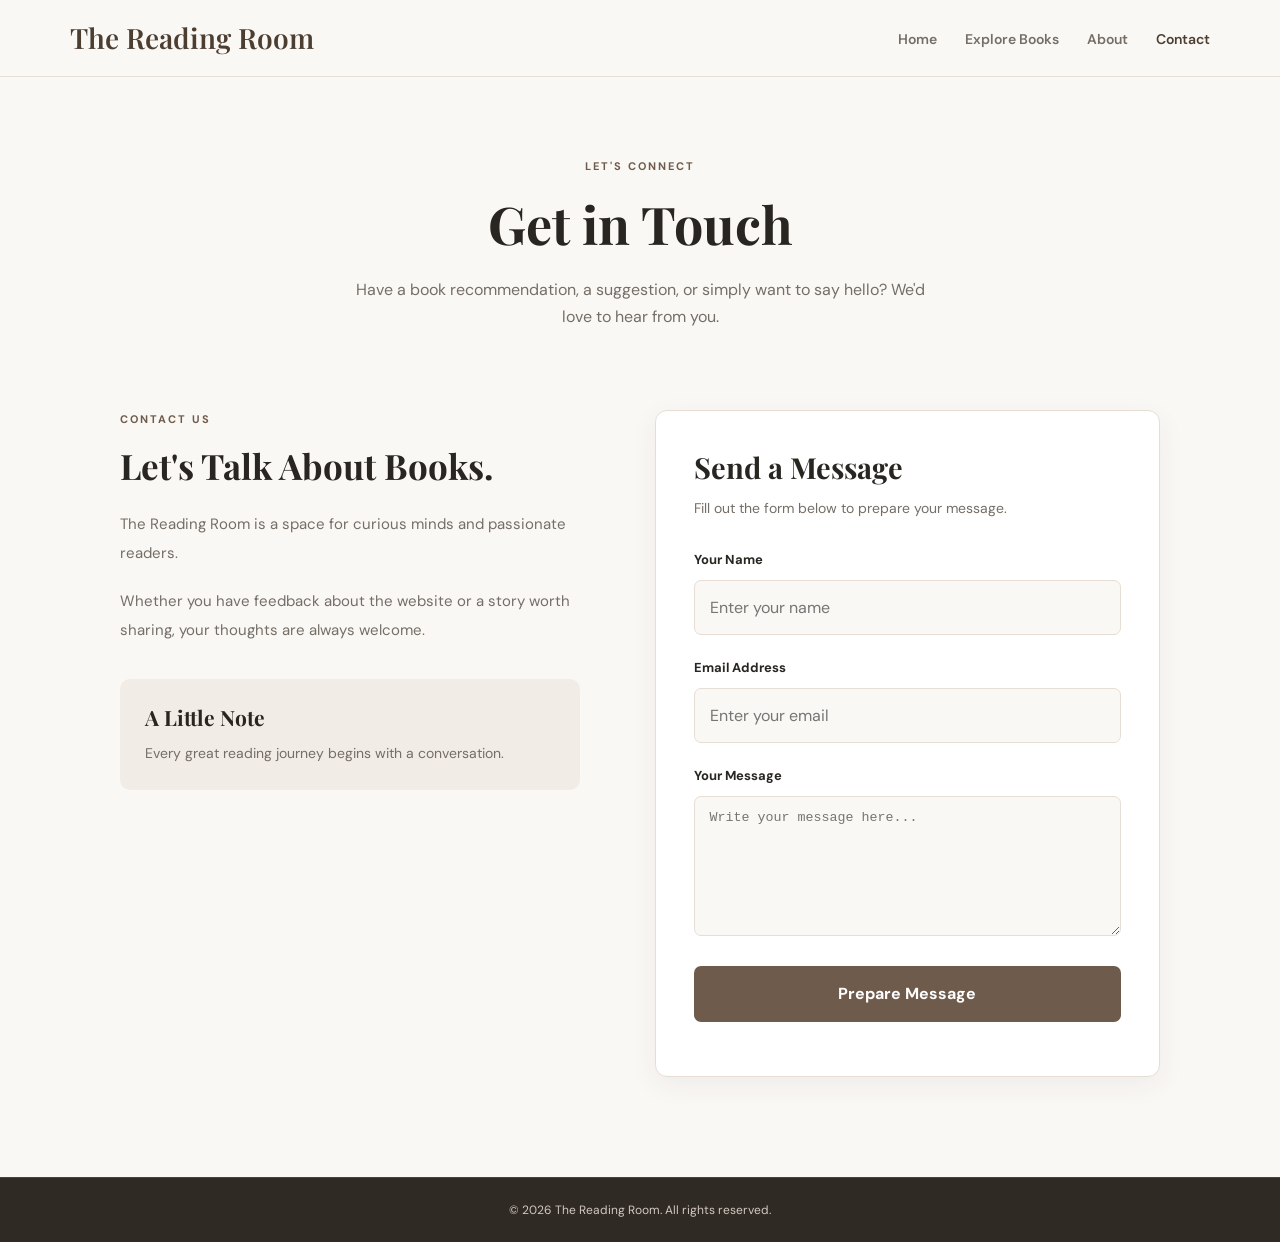
<file: contact.html>
<!DOCTYPE html>
<html lang="en">
<head>
    <meta charset="UTF-8">
    <meta name="viewport" content="width=device-width, initial-scale=1.0">
    <meta name="description" content="Get in touch with The Reading Room.">
    <title>Contact | The Reading Room</title>
    <link rel="stylesheet" href="style.css">
</head>

<body>

    <!-- Navigation -->
    <header>
        <nav class="navbar">
            <h1 class="logo">The Reading Room</h1>

            <ul class="nav-links">
                <li><a href="index.html">Home</a></li>
                <li><a href="books.html">Explore Books</a></li>
                <li><a href="about.html">About</a></li>
                <li><a href="contact.html" aria-current="page">Contact</a></li>
            </ul>
        </nav>
    </header>

    <main>

        <!-- Contact Introduction -->
        <section class="contact-intro">
            <span class="section-label">LET'S CONNECT</span>
            <h1>Get in Touch</h1>
            <p>
                Have a book recommendation, a suggestion,
                or simply want to say hello?
                We'd love to hear from you.
            </p>
        </section>

        <!-- Contact Content -->
        <section class="contact-section">

            <div class="contact-info">
                <span class="section-label">CONTACT US</span>

                <h2>Let's Talk About Books.</h2>

                <p>
                    The Reading Room is a space for
                    curious minds and passionate readers.
                </p>

                <p>
                    Whether you have feedback about the
                    website or a story worth sharing,
                    your thoughts are always welcome.
                </p>

                <div class="contact-note">
                    <h3>A Little Note</h3>
                    <p>
                        Every great reading journey
                        begins with a conversation.
                    </p>
                </div>
            </div>

            <!-- Contact Form -->
            <div class="contact-form-container">

                <h2>Send a Message</h2>
                <p>
                    Fill out the form below to prepare
                    your message.
                </p>

                <form id="contactForm">

                    <div class="form-group">
                        <label for="contactName">Your Name</label>
                        <input
                            type="text"
                            id="contactName"
                            name="name"
                            placeholder="Enter your name"
                            autocomplete="name"
                            required
                        >
                    </div>

                    <div class="form-group">
                        <label for="contactEmail">Email Address</label>
                        <input
                            type="email"
                            id="contactEmail"
                            name="email"
                            placeholder="Enter your email"
                            autocomplete="email"
                            required
                        >
                    </div>

                    <div class="form-group">
                        <label for="contactMessage">Your Message</label>
                        <textarea
                            id="contactMessage"
                            name="message"
                            rows="6"
                            placeholder="Write your message here..."
                            required
                        ></textarea>
                    </div>

                    <button type="submit" class="contact-submit">
                        Prepare Message
                    </button>

                    <p id="formStatus" role="status" aria-live="polite"></p>

                </form>

            </div>

        </section>

    </main>

    <!-- Footer -->
    <footer class="site-footer">
        <div class="footer-bottom">
            <p>&copy; 2026 The Reading Room. All rights reserved.</p>
        </div>
    </footer>

    <script src="contact.js"></script>

</body>
</html>
</file>
<file: style.css>
/* =========================
   THE READING ROOM
   Global Design System
========================= */

@import url('https://fonts.googleapis.com/css2?family=DM+Sans:wght@400;500;600;700&family=Playfair+Display:wght@400;500;600;700&display=swap');

:root {
    --background: #FAF8F5;
    --surface: #FFFFFF;
    --surface-soft: #F1ECE5;
    --primary: #6F5B4B;
    --primary-dark: #4D3E32;
    --text: #292622;
    --muted: #756E66;
    --border: #E6DED5;
    --shadow: 0 8px 28px rgba(50, 40, 30, 0.06);
}

* {
    box-sizing: border-box;
}

html {
    scroll-behavior: smooth;
}

body {
    margin: 0;
    background: var(--background);
    color: var(--text);
    font-family: 'DM Sans', Arial, sans-serif;
    line-height: 1.7;
}

h1, h2, h3, h4 {
    font-family: 'Playfair Display', Georgia, serif;
    line-height: 1.3;
    margin-top: 0;
}

p {
    margin-top: 0;
}

a {
    color: inherit;
}

img {
    max-width: 100%;
}

button, input {
    font: inherit;
}

button {
    cursor: pointer;
}

a:focus-visible,
button:focus-visible,
input:focus-visible {
    outline: 3px solid var(--primary);
    outline-offset: 3px;
}

/* =========================
   Navigation
========================= */

header {
    background: rgba(250, 248, 245, 0.97);
    border-bottom: 1px solid var(--border);
    position: sticky;
    top: 0;
    z-index: 100;
}

.navbar {
    max-width: 1200px;
    margin: auto;
    padding: 20px 30px;
    display: flex;
    align-items: center;
    justify-content: space-between;
    gap: 25px;
}

.logo {
    font-size: 28px;
    color: var(--primary-dark);
    margin: 0;
    font-weight: 600;
}

.nav-links {
    list-style: none;
    display: flex;
    flex-wrap: wrap;
    align-items: center;
    gap: 28px;
    padding: 0;
    margin: 0;
}

.nav-links a {
    text-decoration: none;
    color: var(--muted);
    font-size: 14px;
    font-weight: 600;
    transition: color 0.2s;
}

.nav-links a:hover,
.nav-links a[aria-current="page"] {
    color: var(--primary-dark);
}

/* =========================
   Shared Components
========================= */

.btn {
    display: inline-block;
    padding: 13px 27px;
    background: var(--primary);
    color: white;
    text-decoration: none;
    border-radius: 6px;
    font-size: 14px;
    font-weight: 600;
    transition: background 0.25s, transform 0.25s;
}

.btn:hover {
    background: var(--primary-dark);
    transform: translateY(-2px);
}

.section-label,
.hero-label {
    display: block;
    color: var(--primary);
    font-size: 11px;
    font-weight: 700;
    letter-spacing: 2px;
    text-transform: uppercase;
    margin-bottom: 14px;
}

.section-heading {
    text-align: center;
    margin-bottom: 42px;
}

.section-heading h2 {
    font-size: clamp(28px, 4vw, 38px);
    margin-bottom: 12px;
}

.section-description {
    color: var(--muted);
    font-size: 15px;
    max-width: 550px;
    margin: 0 auto;
}

.section-action {
    text-align: center;
    margin-top: 38px;
}

/* =========================
   Home - Hero
========================= */

.hero {
    max-width: 1200px;
    margin: auto;
    min-height: 510px;
    padding: 85px 30px;
    display: flex;
    align-items: center;
    justify-content: space-between;
    gap: 60px;
}

.hero-text {
    flex: 1;
    max-width: 570px;
}

.hero-text h2 {
    font-size: clamp(40px, 5vw, 66px);
    font-weight: 600;
    letter-spacing: -1.5px;
    margin-bottom: 24px;
}

.hero-text > p:not(.hero-label) {
    color: var(--muted);
    font-size: 16px;
    max-width: 460px;
    margin-bottom: 30px;
}

.hero-gif {
    flex: 1;
    display: flex;
    justify-content: center;
    align-items: center;
    min-width: 0;
}

.hero-gif img {
    width: 100%;
    max-width: 390px;
    height: auto;
    display: block;
    border-radius: 14px;
    object-fit: contain;
    box-shadow: var(--shadow);
    transition: transform 0.3s;
}

.hero-gif img:hover {
    transform: scale(1.02);
}

/* =========================
   Explore by Genre
========================= */

.genres-section {
    background: var(--surface-soft);
    padding: 85px 30px;
}

.genres-container {
    max-width: 1100px;
    margin: auto;
    display: grid;
    grid-template-columns: repeat(3, minmax(0, 1fr));
    gap: 22px;
}

.genre-card {
    background: var(--surface);
    border: 1px solid var(--border);
    border-radius: 10px;
    padding: 34px 26px;
    text-decoration: none;
    transition: transform 0.25s, box-shadow 0.25s;
}

.genre-card:hover {
    transform: translateY(-5px);
    box-shadow: var(--shadow);
}

.genre-card h3 {
    font-size: 23px;
    margin-bottom: 12px;
}

.genre-card p {
    color: var(--muted);
    font-size: 14px;
    min-height: 48px;
}

.genre-card span {
    color: var(--primary);
    font-size: 13px;
    font-weight: 700;
}

/* =========================
   Featured Books
========================= */

.books-preview {
    max-width: 1200px;
    margin: auto;
    padding: 85px 30px;
}

.books-container {
    display: grid;
    grid-template-columns: repeat(3, minmax(0, 1fr));
    gap: 28px;
}

.book-card {
    background: var(--surface);
    border: 1px solid var(--border);
    border-radius: 12px;
    overflow: hidden;
    display: flex;
    flex-direction: column;
    box-shadow: var(--shadow);
    transition: transform 0.25s, box-shadow 0.25s;
    min-width: 0;
}

.book-card:hover {
    transform: translateY(-5px);
    box-shadow: 0 14px 32px rgba(50, 40, 30, 0.11);
}

.book-card > img {
    display: block;
    width: 100%;
    height: 290px;
    object-fit: contain;
    background: #F3F0EB;
    padding: 18px;
}

.book-info {
    padding: 24px;
    display: flex;
    flex-direction: column;
    flex: 1;
}

.book-genre {
    display: inline-block;
    color: var(--primary);
    font-size: 12px;
    font-weight: 700;
    margin-bottom: 10px;
}

.book-info h3 {
    font-size: 22px;
    margin: 0 0 8px;
}

.book-author,
.book-year {
    color: var(--muted);
    font-size: 13px;
    margin-bottom: 8px;
}

.book-description {
    color: var(--muted);
    font-size: 14px;
    line-height: 1.8;
    margin: 14px 0 22px;
}

.book-link {
    margin-top: auto;
    color: var(--primary);
    font-size: 13px;
    font-weight: 700;
    text-decoration: none;
}

.book-link:hover {
    text-decoration: underline;
}

/* =========================
   Book of the Week
========================= */

.book-of-week {
    background: var(--surface-soft);
    padding: 85px 30px;
}

.weekly-book-container {
    max-width: 1050px;
    margin: auto;
    display: grid;
    grid-template-columns: 0.8fr 1.2fr;
    align-items: center;
    gap: 70px;
}

.weekly-book-image {
    text-align: center;
}

.weekly-book-image img {
    width: 100%;
    max-width: 310px;
    height: auto;
    max-height: 450px;
    object-fit: contain;
    border-radius: 8px;
    box-shadow: 0 16px 35px rgba(0,0,0,0.12);
}

.weekly-book-content h2 {
    font-size: 35px;
    margin-bottom: 22px;
}

.weekly-book-content h3 {
    font-size: 29px;
    margin-bottom: 10px;
}

.weekly-description,
.weekly-note {
    color: var(--muted);
    font-size: 15px;
    line-height: 1.9;
    margin-bottom: 22px;
}

/* =========================
   Discover More
========================= */

.discover-section {
    text-align: center;
    padding: 95px 30px;
    max-width: 850px;
    margin: auto;
}

.discover-section h2 {
    font-size: clamp(30px, 4vw, 43px);
    margin-bottom: 20px;
}

.discover-section p {
    color: var(--muted);
    max-width: 580px;
    margin: 0 auto 30px;
}

/* =========================
   Explore Books Page
========================= */

.library-intro {
    text-align: center;
    padding: 80px 25px 45px;
}

.library-intro h1 {
    font-size: clamp(36px, 5vw, 52px);
    margin-bottom: 18px;
}

.library-intro p {
    color: var(--muted);
    max-width: 560px;
    margin: auto;
}

.library-section {
    max-width: 1200px;
    margin: auto;
    padding: 15px 30px 90px;
}

.library-controls {
    background: var(--surface);
    padding: 28px;
    border: 1px solid var(--border);
    border-radius: 12px;
    margin-bottom: 25px;
}

.library-controls label {
    display: block;
    font-size: 14px;
    font-weight: 700;
    margin-bottom: 12px;
}

#searchInput {
    display: block;
    width: 100%;
    padding: 15px 18px;
    border: 1px solid var(--border);
    border-radius: 7px;
    background: var(--background);
    color: var(--text);
    margin-bottom: 22px;
}

#searchInput:focus {
    border-color: var(--primary);
}

.categories {
    display: flex;
    flex-wrap: wrap;
    gap: 10px;
}

.categories button {
    border: 1px solid var(--border);
    background: var(--background);
    color: var(--muted);
    border-radius: 30px;
    padding: 9px 18px;
    font-size: 13px;
    transition: all 0.2s;
}

.categories button:hover,
.categories button.active {
    background: var(--primary);
    border-color: var(--primary);
    color: white;
}

#resultsCount {
    color: var(--muted);
    font-size: 13px;
    margin: 20px 0;
}

#emptyMessage {
    text-align: center;
    color: var(--muted);
    padding: 50px 15px;
}

#emptyMessage[hidden] {
    display: none;
}

.favorite-btn {
    display: block;
    width: 100%;
    margin-top: auto;
    padding: 11px 15px;
    background: var(--surface-soft);
    color: var(--primary-dark);
    border: 1px solid var(--border);
    border-radius: 7px;
    font-size: 13px;
    font-weight: 600;
    transition: all 0.2s;
}

.favorite-btn:hover,
.favorite-btn[aria-pressed="true"] {
    background: var(--primary);
    border-color: var(--primary);
    color: white;
}

/* =========================
   About Page - Basic Support
========================= */

.about-page {
    max-width: 1000px;
    margin: auto;
    padding: 70px 30px;
}

.about-page h2,
.about-page h3 {
    color: var(--primary-dark);
}

.about-page p {
    color: var(--muted);
}

/* =========================
   Footer
========================= */

.site-footer,
footer {
    background: #302A25;
    color: #F5F0E9;
}

.footer-container {
    max-width: 1100px;
    margin: auto;
    padding: 65px 30px;
    display: grid;
    grid-template-columns: 2fr 1fr 1.3fr;
    gap: 55px;
}

.footer-container h3 {
    font-size: 24px;
}

.footer-container h4 {
    font-family: 'DM Sans', Arial, sans-serif;
    font-size: 14px;
    margin-bottom: 20px;
}

.footer-container p {
    color: #D2C8BE;
    font-size: 13px;
    max-width: 280px;
}

.footer-links {
    display: flex;
    flex-direction: column;
    align-items: flex-start;
    gap: 12px;
}

.footer-links a {
    color: #D2C8BE;
    text-decoration: none;
    font-size: 13px;
}

.footer-links a:hover {
    color: white;
}

.footer-bottom {
    border-top: 1px solid rgba(255,255,255,0.12);
    text-align: center;
    padding: 22px;
}

.footer-bottom p,
footer > p {
    margin: 0;
    font-size: 12px;
    color: #D2C8BE;
}

footer > p {
    text-align: center;
    padding: 25px;
}

/* =========================
   Responsive Design
========================= */

@media (max-width: 900px) {
    .hero {
        gap: 35px;
    }

    .books-container {
        grid-template-columns: repeat(2, minmax(0, 1fr));
    }

    .weekly-book-container {
        gap: 35px;
    }
}

@media (max-width: 650px) {
    .navbar {
        flex-direction: column;
        padding: 18px;
        gap: 15px;
    }

    .logo {
        font-size: 25px;
    }

    .nav-links {
        justify-content: center;
        gap: 15px;
    }

    .nav-links a {
        font-size: 12px;
    }

    .hero {
        flex-direction: column;
        text-align: center;
        padding: 55px 20px;
        gap: 35px;
    }

    .hero-text > p:not(.hero-label) {
        margin-left: auto;
        margin-right: auto;
    }

    .hero-text h2 {
        font-size: 40px;
    }

    .hero-gif img {
        max-width: 300px;
    }

    .genres-section,
    .books-preview,
    .book-of-week {
        padding: 60px 20px;
    }

    .genres-container {
        grid-template-columns: 1fr;
    }

    .books-container {
        grid-template-columns: 1fr;
        gap: 22px;
    }

    .book-card > img {
        height: 310px;
    }

    .weekly-book-container {
        grid-template-columns: 1fr;
        text-align: center;
    }

    .weekly-book-content h2 {
        font-size: 30px;
    }

    .library-intro {
        padding: 55px 20px 35px;
    }

    .library-section {
        padding: 10px 20px 65px;
    }

    .library-controls {
        padding: 20px;
    }

    .discover-section {
        padding: 70px 20px;
    }

    .footer-container {
        grid-template-columns: 1fr;
        gap: 30px;
        padding: 45px 25px;
    }
}

@media (prefers-reduced-motion: reduce) {
    html {
        scroll-behavior: auto;
    }

    *,
    *::before,
    *::after {
        transition-duration: 0.01ms !important;
        animation-duration: 0.01ms !important;
    }
}

/* =========================
   About Page Enhancements
========================= */

.about-page {
    max-width: 1100px;
    margin: auto;
    padding: 75px 30px;
}

.about-page > .section-heading {
    margin-bottom: 75px;
}

.about-page > .section-heading h1 {
    font-size: clamp(36px, 5vw, 52px);
    margin-bottom: 20px;
}

.about-story,
.about-mission,
.about-philosophy {
    max-width: 800px;
    margin: 0 auto 85px;
}

.about-page h2 {
    font-size: clamp(27px, 4vw, 36px);
    margin-bottom: 22px;
}

.about-page p {
    color: var(--muted);
    font-size: 15px;
    line-height: 1.9;
}

.about-features {
    margin-bottom: 85px;
}

.about-features-grid {
    display: grid;
    grid-template-columns: repeat(3, minmax(0, 1fr));
    gap: 22px;
}

.about-feature-card {
    background: var(--surface);
    border: 1px solid var(--border);
    border-radius: 10px;
    padding: 30px;
    box-shadow: var(--shadow);
}

.about-feature-card h3 {
    font-size: 21px;
    margin-bottom: 14px;
    color: var(--primary-dark);
}

.about-feature-card p {
    font-size: 14px;
    margin-bottom: 0;
}

.about-philosophy {
    background: var(--surface-soft);
    border-radius: 12px;
    padding: 45px;
    max-width: 100%;
}

.about-cta {
    text-align: center;
    padding: 55px 20px;
}

.about-cta p {
    margin-bottom: 28px;
}

@media (max-width: 650px) {
    .about-page {
        padding: 55px 20px;
    }

    .about-features-grid {
        grid-template-columns: 1fr;
    }

    .about-story,
    .about-mission,
    .about-philosophy,
    .about-features {
        margin-bottom: 60px;
    }

    .about-philosophy {
        padding: 28px 22px;
    }
}

/* =========================
   Contact Page
========================= */

.contact-intro {
    text-align: center;
    padding: 80px 25px 45px;
}

.contact-intro h1 {
    font-size: clamp(36px, 5vw, 52px);
    margin-bottom: 18px;
}

.contact-intro p {
    color: var(--muted);
    max-width: 570px;
    margin: 0 auto;
}

.contact-section {
    max-width: 1100px;
    margin: 0 auto;
    padding: 35px 30px 100px;
    display: grid;
    grid-template-columns: 1fr 1.1fr;
    gap: 75px;
    align-items: start;
}

.contact-info h2 {
    font-size: 35px;
    margin-bottom: 22px;
}

.contact-info > p {
    color: var(--muted);
    font-size: 15px;
    line-height: 1.9;
    margin-bottom: 20px;
}

.contact-note {
    background: var(--surface-soft);
    padding: 25px;
    border-radius: 10px;
    margin-top: 35px;
}

.contact-note h3 {
    font-size: 21px;
    margin-bottom: 10px;
}

.contact-note p {
    color: var(--muted);
    font-size: 14px;
    margin-bottom: 0;
}

.contact-form-container {
    background: var(--surface);
    border: 1px solid var(--border);
    border-radius: 12px;
    padding: 38px;
    box-shadow: var(--shadow);
}

.contact-form-container h2 {
    font-size: 29px;
    margin-bottom: 10px;
}

.contact-form-container > p {
    color: var(--muted);
    font-size: 14px;
    margin-bottom: 28px;
}

.form-group {
    margin-bottom: 22px;
}

.form-group label {
    display: block;
    font-size: 13px;
    font-weight: 700;
    margin-bottom: 9px;
}

.form-group input,
.form-group textarea {
    width: 100%;
    padding: 13px 15px;
    border: 1px solid var(--border);
    border-radius: 7px;
    background: var(--background);
    color: var(--text);
}

.form-group textarea {
    resize: vertical;
    min-height: 140px;
}

.form-group input:focus,
.form-group textarea:focus {
    border-color: var(--primary);
}

.contact-submit {
    width: 100%;
    padding: 14px 20px;
    border: none;
    border-radius: 7px;
    background: var(--primary);
    color: white;
    font-weight: 700;
    transition: background 0.2s;
}

.contact-submit:hover {
    background: var(--primary-dark);
}

#formStatus {
    color: var(--muted);
    font-size: 13px;
    margin-top: 16px;
    margin-bottom: 0;
}

@media (max-width: 750px) {
    .contact-section {
        grid-template-columns: 1fr;
        gap: 40px;
        padding: 20px 20px 70px;
    }

    .contact-intro {
        padding: 55px 20px 30px;
    }

    .contact-form-container {
        padding: 25px;
    }
}

/* Fix Book Details Layout */

.details-container {
    display: grid;
    grid-template-columns: 250px minmax(0, 1fr);
    align-items: start;
    justify-content: center;
    gap: 45px;
    max-width: 900px;
    margin: 0 auto;
}

.details-cover {
    width: 100%;
    max-width: 250px;
    height: 350px;
    object-fit: contain;
    padding: 12px;
    border-radius: 10px;
    background: #F1ECE5;
    box-shadow: 0 8px 24px rgba(0,0,0,0.08);
}

.details-content {
    min-width: 0;
}

.details-content h1 {
    font-size: 36px;
}

@media (max-width: 650px) {
    .details-container {
        grid-template-columns: 1fr;
        gap: 30px;
    }

    .details-cover {
        width: 220px;
        height: 310px;
        margin: 0 auto;
    }

    .details-content h1 {
        font-size: 30px;
    }
}

/* Fix book details text layout */


.details-container {
    display: grid;
    grid-template-columns: 260px minmax(0, 1fr);
    gap: 40px;
    width: 100%;
    max-width: 1200px;
    margin: 0 auto;
    padding: 30px;
    box-sizing: border-box;
}

.details-cover {
    width: 100%;
    min-width: 0;
}

.details-cover img {
    display: block;
    width: 100%;
    max-width: 260px;
    height: auto;
    object-fit: contain;
}

.details-content {
    width: 100%;
    min-width: 0;
    word-break: normal;
    overflow-wrap: break-word;
    white-space: normal;
    line-height: 1.8;
}

.details-content h1 {
    width: 100%;
    word-break: normal;
    overflow-wrap: break-word;
    white-space: normal;
}

@media (max-width: 700px) {
    .details-container {
        grid-template-columns: 1fr;
    }
}

/* Final fix for book details */
#bookDetails {
    width: 100%;
    max-width: 100%;
}

.details-container {
    display: grid;
    grid-template-columns: 260px minmax(0, 1fr);
    gap: 40px;
    width: 100%;
    max-width: 1200px;
    margin: 0 auto;
    padding: 30px;
    box-sizing: border-box;
}

.details-content {
    width: 100%;
    min-width: 0;
}

.details-content h1,
.details-content h2,
.details-content p,
.details-content a,
.details-content li {
    width: auto;
    max-width: 100%;
    word-break: normal;
    overflow-wrap: break-word;
    white-space: normal;
    writing-mode: horizontal-tb;
}

.details-cover img {
    display: block;
    width: 100%;
    max-width: 260px;
    height: auto;
}

@media (max-width: 650px) {
    .details-container {
        grid-template-columns: 1fr;
    }
}
/* Reading Analytics */
.reading-analytics {
    margin: 60px auto;
    padding: 36px;
    max-width: 850px;
    background: #faf7f2;
    border: 1px solid #eee6df;
    border-radius: 24px;
    color: #42364f;
}

.reading-analytics h2 {
    margin: 0 0 28px;
    font-size: 1.7rem;
    font-weight: 600;
    letter-spacing: -0.5px;
}

.reading-analytics h3 {
    margin: 28px 0 14px;
    font-size: 1rem;
    font-weight: 500;
    color: #756783;
}

#readBooksCount {
    display: inline-block;
    margin: 0;
    color: #755a91;
    font-size: 2.8rem;
    font-weight: 600;
}

#genreChart {
    display: grid;
    gap: 20px;
    margin-top: 20px;
}

.genre-row {
    display: grid;
    gap: 9px;
}

.genre-info {
    display: flex;
    justify-content: space-between;
    align-items: center;
    gap: 12px;
}

.genre-name {
    font-size: 0.95rem;
    font-weight: 500;
}

.genre-count {
    color: #887b92;
    font-size: 0.85rem;
}

.genre-bar {
    height: 9px;
    overflow: hidden;
    background: #eae3ee;
    border-radius: 20px;
}

.genre-fill {
    height: 100%;
    background: #aa91c4;
    border-radius: 20px;
    transition: width 0.35s ease;
}

#topGenre {
    display: inline-block;
    margin: 0;
    padding: 10px 16px;
    background: #eee7f4;
    border-radius: 14px;
    color: #644b7e;
    font-weight: 500;
}

@media (max-width: 600px) {
    .reading-analytics {
        margin: 32px 16px;
        padding: 24px 20px;
        border-radius: 20px;
    }

    .reading-analytics h2 {
        font-size: 1.4rem;
    }
}

/* Side-by-Side Dashboard */
.reading-dashboard {
    display: grid;
    grid-template-columns: repeat(2, minmax(0,1fr));
    gap: 20px;
    max-width: 1100px;
    margin: 40px auto;
    padding: 0 20px;
    direction: ltr;
    align-items: start;
}

/* Adjust Existing Analytics Panel */
.reading-dashboard .reading-analytics {
    margin: 0;
    max-width: none;
    min-width: 0;
    padding: 28px 20px;
}

/* Favorites Panel */
.favorites-panel {
    min-width: 0;
    padding: 28px 20px;
    background: #faf7f2;
    border: 1px solid #eee6df;
    border-radius: 24px;
    color: #42364f;
}

.favorites-panel h2 {
    margin: 0 0 28px;
    font-size: 1.7rem;
    font-weight: 600;
}

.favorite-item {
    padding: 14px;
    margin-bottom: 12px;
    background: #f1ebf5;
    border: 1px solid #e9dfef;
    border-radius: 16px;
}

.favorite-item h3 {
    margin: 0 0 8px;
    font-size: 1rem;
}

.favorite-item p {
    margin: 0;
    color: #887b92;
    font-size: 0.9rem;
}

.reading-dashboard {
direction: ltr;
}

.reading-dashboard .favorites-panel {
    grid-column: 1;
    grid-row: 1;

}
.reading-dashboard .reading-analytics {
    grid-column: 2;
    grid-row: 1;
}


/* Mobile */
@media (max-width: 600px) {
    .reading-dashboard {
        grid-template-columns: minmax(0, 1fr) minmax(0, 1fr);
        gap: 10px;
        padding: 0 10px;
    }

    .reading-dashboard .reading-analytics,
    .favorites-panel {
        padding: 16px 10px;
        border-radius: 16px;
    }

    .reading-analytics h2,
    .favorites-panel h2 {
        font-size: 1rem;
        overflow-wrap: anywhere;
    }

    .reading-analytics h3 {
        font-size: 0.85rem;
    }

    .favorite-item {
        padding: 8px;
        overflow-wrap: anywhere;
    }

    .favorite-item h3 {
        font-size: 0.85rem;
    }

    .favorite-item p {
        font-size: 0.75rem;
    }
}

/* Favorite Book Covers */
.favorite-item {
    display: flex;
    align-items: center;
    gap: 14px;
}

.favorite-cover {
    width: 58px;
    height: 82px;
    flex-shrink: 0;
    object-fit: cover;
    border-radius: 8px;
    box-shadow: 0 3px 8px rgba(66, 54, 79, 0.12);
}

.favorite-info {
    min-width: 0;
}

.favorite-info h3 {
    overflow-wrap: anywhere;
}

@media (max-width: 600px) {
    .favorite-item {
        gap: 8px;
    }

    .favorite-cover {
        width: 40px;
        height: 60px;
    }
}

/* Remove Favorite Button */
.remove-favorite-btn {
    display: inline-flex;
    align-items: center;
    justify-content: center;
    flex-shrink: 0;
    width: 34px;
    height: 34px;
    margin-left: auto;
    border: none;
    border-radius: 50%;
    background: #eee7f4;
    color: #8b70a5;
    font-size: 18px;
    cursor: pointer;
}

/* ========================================
   THE READING ROOM — CLASSICS ROOM
   Heritage Literary Theme
======================================== */

body.classics-room {
    --background: #F7F1E5;
    --surface: #FFFCF5;
    --surface-soft: #E8DCC5;
    --primary: #756047;
    --primary-dark: #514337;
    --text: #3D3329;
    --muted: #796B5B;
    --border: #D6C4A8;
    --shadow: 0 8px 24px rgba(81, 67, 55, 0.07);

    background-color: var(--background);
    color: var(--text);
    transition: background-color 0.3s ease, color 0.3s ease;
}

/* Navigation */

body.classics-room header {
    background: rgba(247, 241, 229, 0.96);
    border-bottom: 1px solid var(--border);
}

body.classics-room .logo,
body.classics-room .nav-links a:hover,
body.classics-room .nav-links a[aria-current="page"] {
    color: var(--primary-dark);
}

/* Literary Introduction */

body.classics-room .library-intro {
    position: relative;
    padding: 85px 25px 65px;
    background:
        linear-gradient(
            180deg,
            #E8DCC5 0%,
            #F1E7D5 75%,
            #F7F1E5 100%
        );
    border-bottom: 1px solid var(--border);
}

body.classics-room .library-intro::before {
    content: "";
    display: block;
    width: 65px;
    height: 2px;
    margin: 0 auto 25px;
    background: var(--primary);
}

body.classics-room .library-intro .section-label {
    color: #75624D;
    letter-spacing: 3px;
    font-size: 11px;
}

body.classics-room .library-intro h1 {
    color: #514337;
    font-weight: 500;
    letter-spacing: -0.8px;
    margin-bottom: 18px;
}

body.classics-room .library-intro p {
    display: block;
    color: #6F604F;
    max-width: 560px;
    margin: 0 auto;
    font-size: 15px;
    line-height: 1.9;
}

/* Library Controls */

body.classics-room .library-controls {
    background: #FFFCF5;
    border: 1px solid var(--border);
    border-radius: 10px;
    box-shadow: 0 5px 18px rgba(81, 67, 55, 0.04);
}

body.classics-room .library-controls label {
    color: var(--primary-dark);
}

body.classics-room #searchInput {
    background: #F7F1E5;
    border-color: #D6C4A8;
    color: var(--text);
}

body.classics-room #searchInput::placeholder {
    color: #928372;
}

body.classics-room #searchInput:focus {
    outline: 2px solid #B9A486;
    outline-offset: 2px;
}

/* Genre Buttons */

body.classics-room .categories button {
    background: #F7F1E5;
    border-color: #D6C4A8;
    color: #756047;
    transition:
        background-color 0.25s ease,
        color 0.25s ease,
        border-color 0.25s ease,
        transform 0.25s ease;
}

body.classics-room .categories button:hover {
    background: #E8DCC5;
    border-color: #A99A89;
    color: #514337;
    transform: translateY(-2px);
}

body.classics-room .categories button.active {
    background: #514337;
    border-color: #514337;
    color: #FFF9EE;
}

/* Book Cards */

body.classics-room .book-card {
    background: #FFFCF5;
    border: 1px solid #D6C4A8;
    border-radius: 8px;
    box-shadow: 0 5px 18px rgba(81, 67, 55, 0.05);
    transition:
        transform 0.3s ease,
        box-shadow 0.3s ease,
        border-color 0.3s ease;
}

body.classics-room .book-card:hover {
    transform: translateY(-5px);
    border-color: #A99A89;
    box-shadow: 0 13px 28px rgba(81, 67, 55, 0.12);
}

body.classics-room .book-card > img {
    background: #EFE5D4;
    border-bottom: 1px solid #E4D6BF;
}

body.classics-room .book-info {
    padding: 24px;
}

body.classics-room .book-genre {
    color: #806B50;
    letter-spacing: 0.6px;
    text-transform: uppercase;
    font-size: 11px;
}

body.classics-room .book-info h3 {
    color: #514337;
    font-weight: 500;
}

body.classics-room .book-author,
body.classics-room .book-year,
body.classics-room .book-description {
    color: #796B5B;
}

body.classics-room .book-link {
    color: #756047;
    text-underline-offset: 4px;
}

body.classics-room .book-link:hover {
    color: #3D3024;
}

/* Favorite Buttons */

body.classics-room .favorite-btn {
    background: #F1E7D5;
    border-color: #D6C4A8;
    color: #514337;
}

body.classics-room .favorite-btn:hover,
body.classics-room .favorite-btn[aria-pressed="true"] {
    background: #514337;
    border-color: #514337;
    color: #FFF9EE;
}

/* Results and Empty State */

body.classics-room #resultsCount {
    color: #796B5B;
}

body.classics-room #emptyMessage {
    color: #796B5B;
}

/* Keyboard Focus */

body.classics-room a:focus-visible,
body.classics-room button:focus-visible,
body.classics-room input:focus-visible {
    outline-color: #8B735A;
    outline-offset: 3px;
}

/* Mobile Adjustments */

@media (max-width: 650px) {
    body.classics-room .library-intro {
        padding: 60px 20px 45px;
    }

    body.classics-room .library-intro h1 {
        font-size: 36px;
    }

    body.classics-room .library-intro p {
        font-size: 14px;
    }

    body.classics-room .book-info {
        padding: 20px;
    }
}

/* Respect Reduced Motion */

@media (prefers-reduced-motion: reduce) {
    body.classics-room .book-card,
    body.classics-room .categories button {
        transition: none;
    }

    body.classics-room .book-card:hover,
    body.classics-room .categories button:hover {
        transform: none;
    }
}
/* Classics Room — Literary Entrance */

.classics-entrance[hidden] {
    display: none !important;
}

body.classics-room .classics-entrance {
    display: grid;
    grid-template-columns: minmax(0, 1fr) minmax(0, 1fr);
    align-items: center;
    gap: clamp(30px, 5vw, 70px);
    max-width: 1200px;
    margin: 0 auto;
    padding: 25px 6% 75px;
}

.classics-entrance-art {
    padding: 12px;
    border: 1px solid var(--border);
    background: var(--surface);
    box-shadow: 10px 10px 0 rgba(117, 96, 71, 0.13);
    transform: rotate(-1deg);
}

.classics-entrance-art img {
    display: block;
    width: 100%;
    height: clamp(300px, 38vw, 450px);
    object-fit: cover;
    object-position: center;
}

.classics-art-caption {
    display: block;
    padding: 14px 5px 3px;
    color: var(--muted);
    font-size: 9px;
    letter-spacing: 2px;
    text-align: center;
}

.classics-eyebrow {
    color: var(--primary);
    font-size: 10px;
    letter-spacing: 2.5px;
}

.classics-entrance-content h2 {
    margin: 22px 0;
    color: var(--text);
    font-family: "Playfair Display", Georgia, serif;
    font-size: clamp(38px, 5vw, 65px);
    font-weight: 400;
    line-height: 1.15;
}

.classics-entrance-content > p {
    max-width: 440px;
    margin-bottom: 28px;
    color: var(--muted);
    font-size: 14px;
    line-height: 1.9;
}

.classics-enter-btn {
    display: inline-flex;
    align-items: center;
    gap: 20px;
    padding: 15px 21px;
    background: var(--primary-dark);
    color: #FFFCF5;
    text-decoration: none;
    font-size: 12px;
    transition: background 0.25s ease, transform 0.25s ease;
}

.classics-enter-btn:hover {
    background: var(--primary);
    transform: translateY(-2px);
}

.classics-enter-btn span {
    font-size: 18px;
}

.classics-footer-note {
    display: block;
    margin-top: 30px;
    color: var(--muted);
    font-size: 9px;
    letter-spacing: 1.5px;
}

@media (max-width: 720px) {
    body.classics-room .classics-entrance {
        grid-template-columns: 1fr;
        gap: 35px;
        padding: 20px 22px 50px;
    }

    .classics-entrance-art img {
        height: 340px;
    }

    .classics-entrance-content h2 {
        font-size: clamp(38px, 9vw, 52px);
    }
}

/* Literary Vault */

.literary-vault[hidden] {
    display: none !important;
}

body.classics-room .literary-vault {
    max-width: 1100px;
    margin: 0 auto;
    padding: 35px 6% 75px;
}

.vault-heading {
    margin-bottom: 28px;
    text-align: center;
}

.vault-eyebrow,
.vault-book-label {
    color: var(--primary);
    font-size: 10px;
    letter-spacing: 2.5px;
}

.vault-heading h2 {
    margin: 14px 0 10px;
    font-family: "Playfair Display", Georgia, serif;
    font-size: clamp(29px, 4vw, 43px);
    font-weight: 400;
    color: var(--text);
}

.vault-heading > p {
    color: var(--muted);
    font-size: 14px;
}

.vault-feature {
    display: grid;
    grid-template-columns: minmax(190px, 0.75fr) minmax(0, 1.25fr);
    align-items: center;
    gap: clamp(25px, 5vw, 60px);
    padding: clamp(22px, 4vw, 45px);
    background: var(--surface);
    border: 1px solid var(--border);
}

.vault-cover {
    display: block;
    width: 100%;
    max-width: 280px;
    max-height: 380px;
    object-fit: contain;
    justify-self: center;
    box-shadow: 8px 10px 22px rgba(50, 40, 30, 0.15);
}

.vault-details h3 {
    margin: 16px 0 10px;
    color: var(--text);
    font-family: "Playfair Display", Georgia, serif;
    font-size: clamp(30px, 4vw, 44px);
    font-weight: 400;
}

.vault-author {
    margin-bottom: 18px;
    color: var(--muted);
    font-size: 13px;
}

.vault-description {
    max-width: 450px;
    color: var(--text);
    font-size: 14px;
    line-height: 1.9;
}

.vault-actions {
    display: flex;
    flex-wrap: wrap;
    gap: 12px;
    margin-top: 25px;
}

.vault-discover,
.vault-favorite {
    display: inline-flex;
    align-items: center;
    justify-content: center;
    padding: 13px 16px;
    font: inherit;
    font-size: 12px;
    text-decoration: none;
    cursor: pointer;
    transition: background 0.2s ease;
}

.vault-discover {
    background: var(--primary-dark);
    color: #FFFCF5;
    border: 1px solid var(--primary-dark);
}

.vault-favorite {
    background: transparent;
    color: var(--primary-dark);
    border: 1px solid var(--border);
}

.vault-discover:hover {
    background: var(--primary);
}

.vault-favorite:hover {
    background: var(--surface-soft);
}

@media (max-width: 600px) {
    .vault-feature {
        grid-template-columns: 1fr;
    }

    .vault-cover {
        max-height: 330px;
    }

    .vault-actions {
        flex-direction: column;
        align-items: stretch;
    }
}

#searchControl {
    display: block;
}
body.classics-room #searchControl {
    display: none !important;
}

body.classics-room #searchControl,
body.classics-room label[for="searchInput"]{
    display: none !important;
}
/* Community Reviews */

.reviews-title {
    text-align: center;
    margin: 50px 0 30px;
    font-size: 2rem;
}

.reviews-section {
    display: flex;
    justify-content: center;
    gap: 25px;
    flex-wrap: wrap;
}

.review-card {
    width: 320px;
    background-color: #ffffff;
    padding: 25px;
    border-radius: 20px;
    box-shadow: 0 4px 15px rgba(0, 0, 0, 0.08);
    transition: all 0.3s ease;
}

.review-card:hover {
    transform: translateY(-8px) scale(1.02);
    box-shadow: 0 12px 25px rgba(0, 0, 0, 0.15);
}

.review-card h4 {
    margin-bottom: 15px;
    font-size: 1.3rem;
}

.rating {
    color: gold;
    font-size: 18px;
    margin-bottom: 15px;
}

.review-card p {
    line-height: 1.7;
}
.add-review-btn {
    display: block;
    margin: 40px auto;
    padding: 12px 24px;
    border: none;
    border-radius: 12px;
    background-color: #4a3f35;
    color: white;
    font-size: 16px;
    cursor: pointer;
    transition: all 0.3s ease;
}

.add-review-btn:hover {
    background-color: #5f5145;
    transform: scale(1.05);
}
.review-date {
    margin-top: 15px;
    color: #8a8a8a;
    font-size: 0.85rem;
}
</file>
